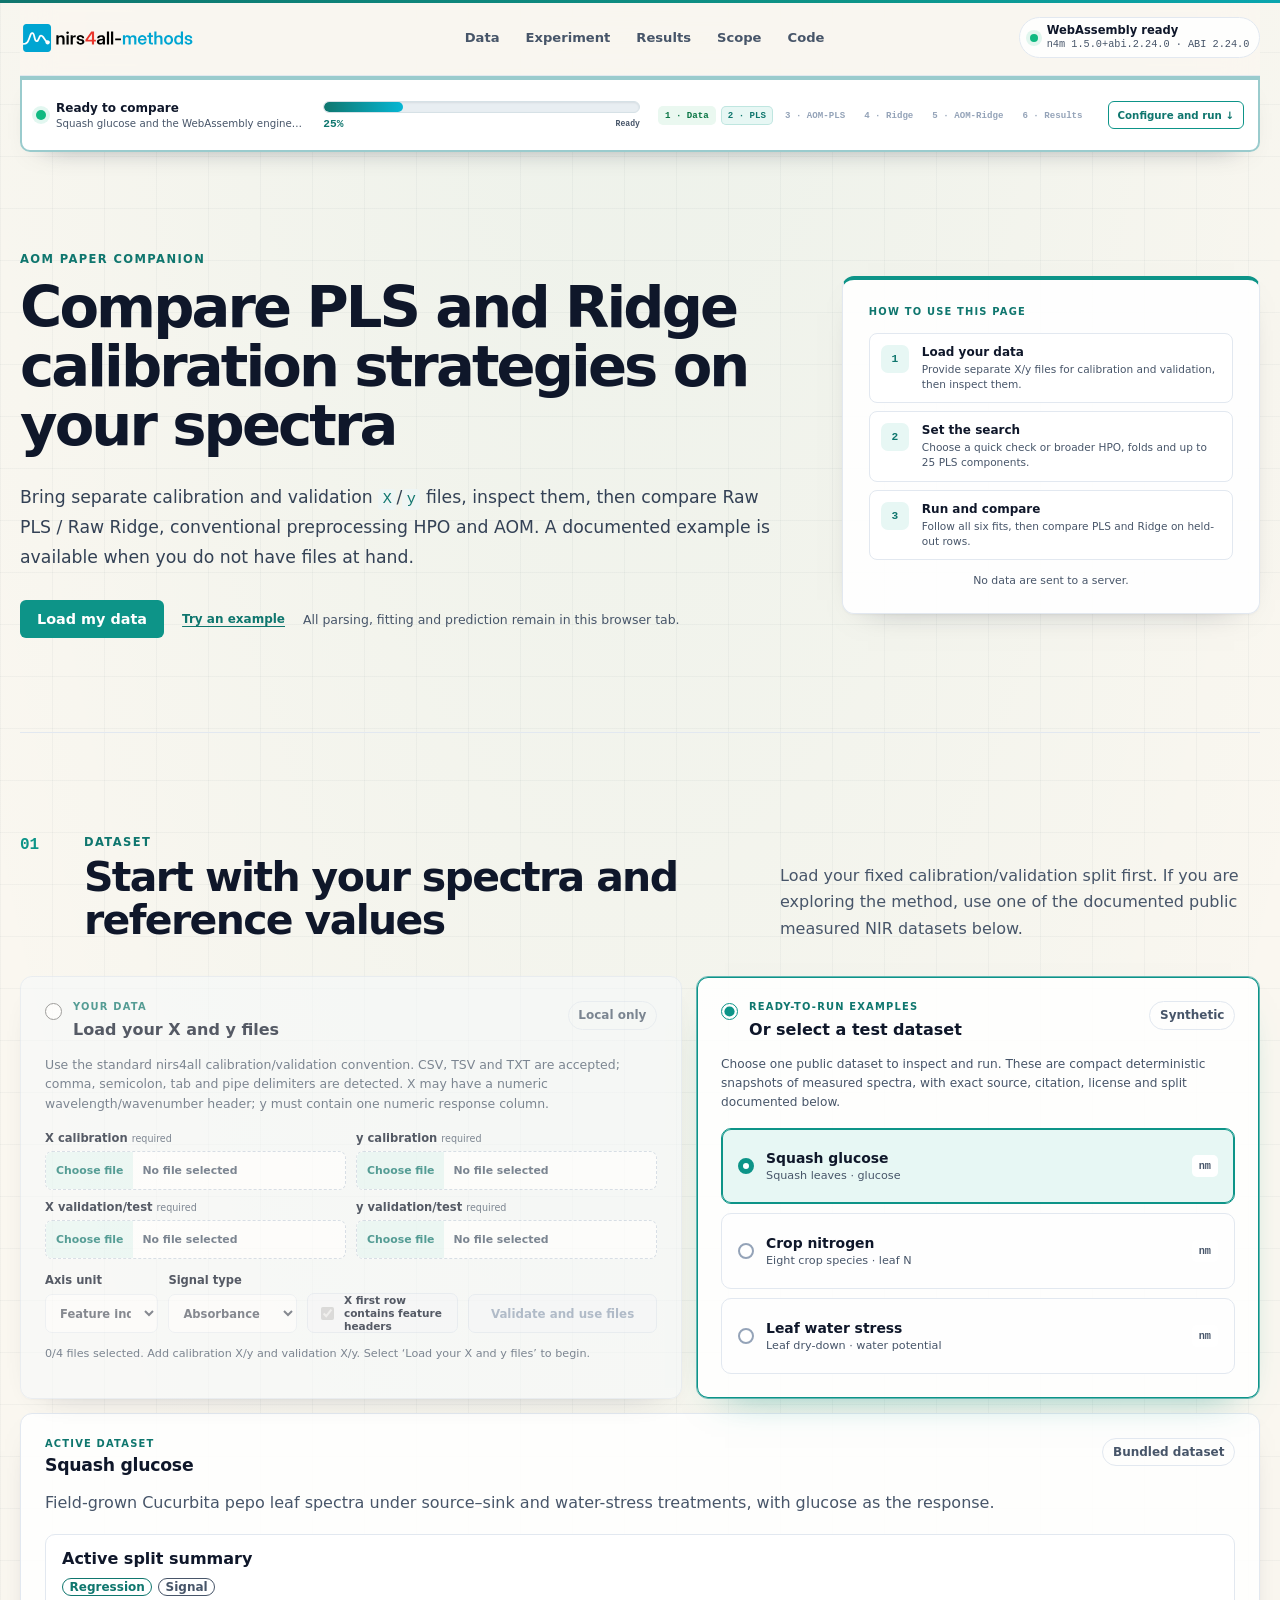
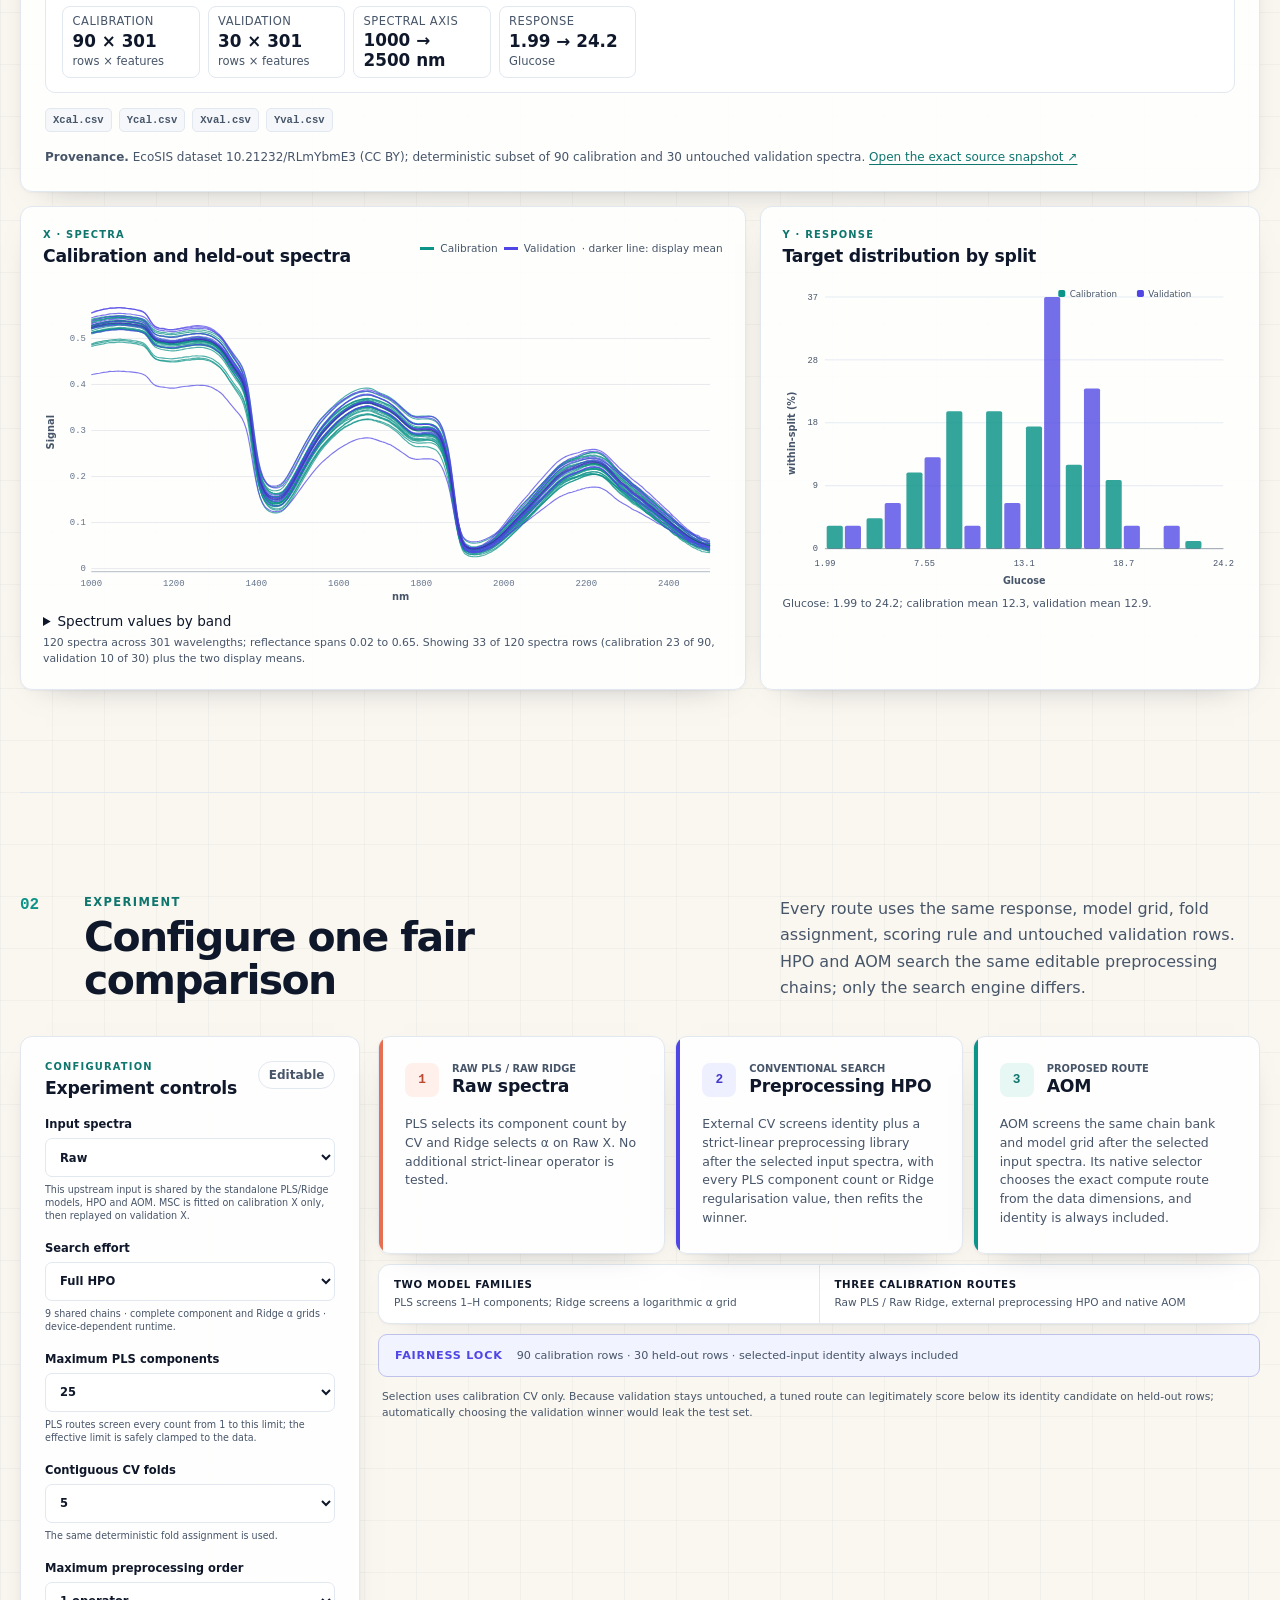
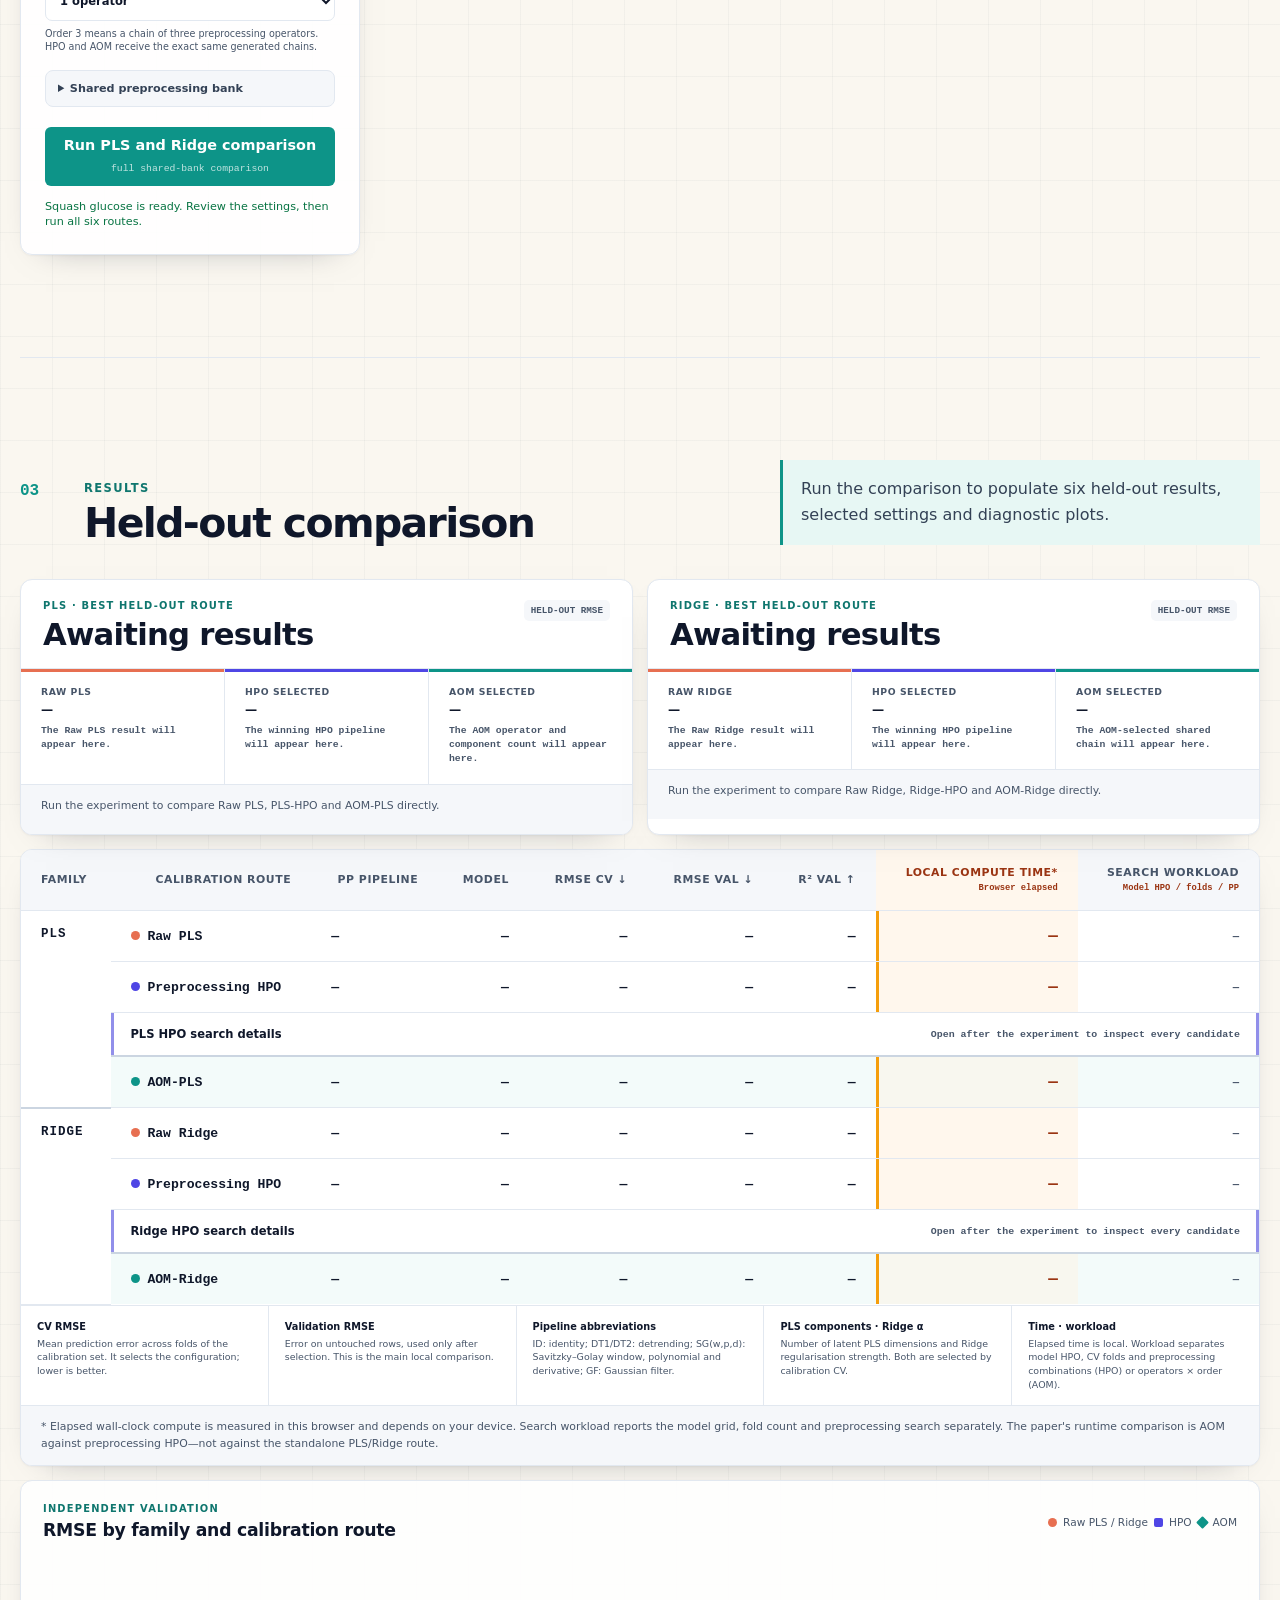
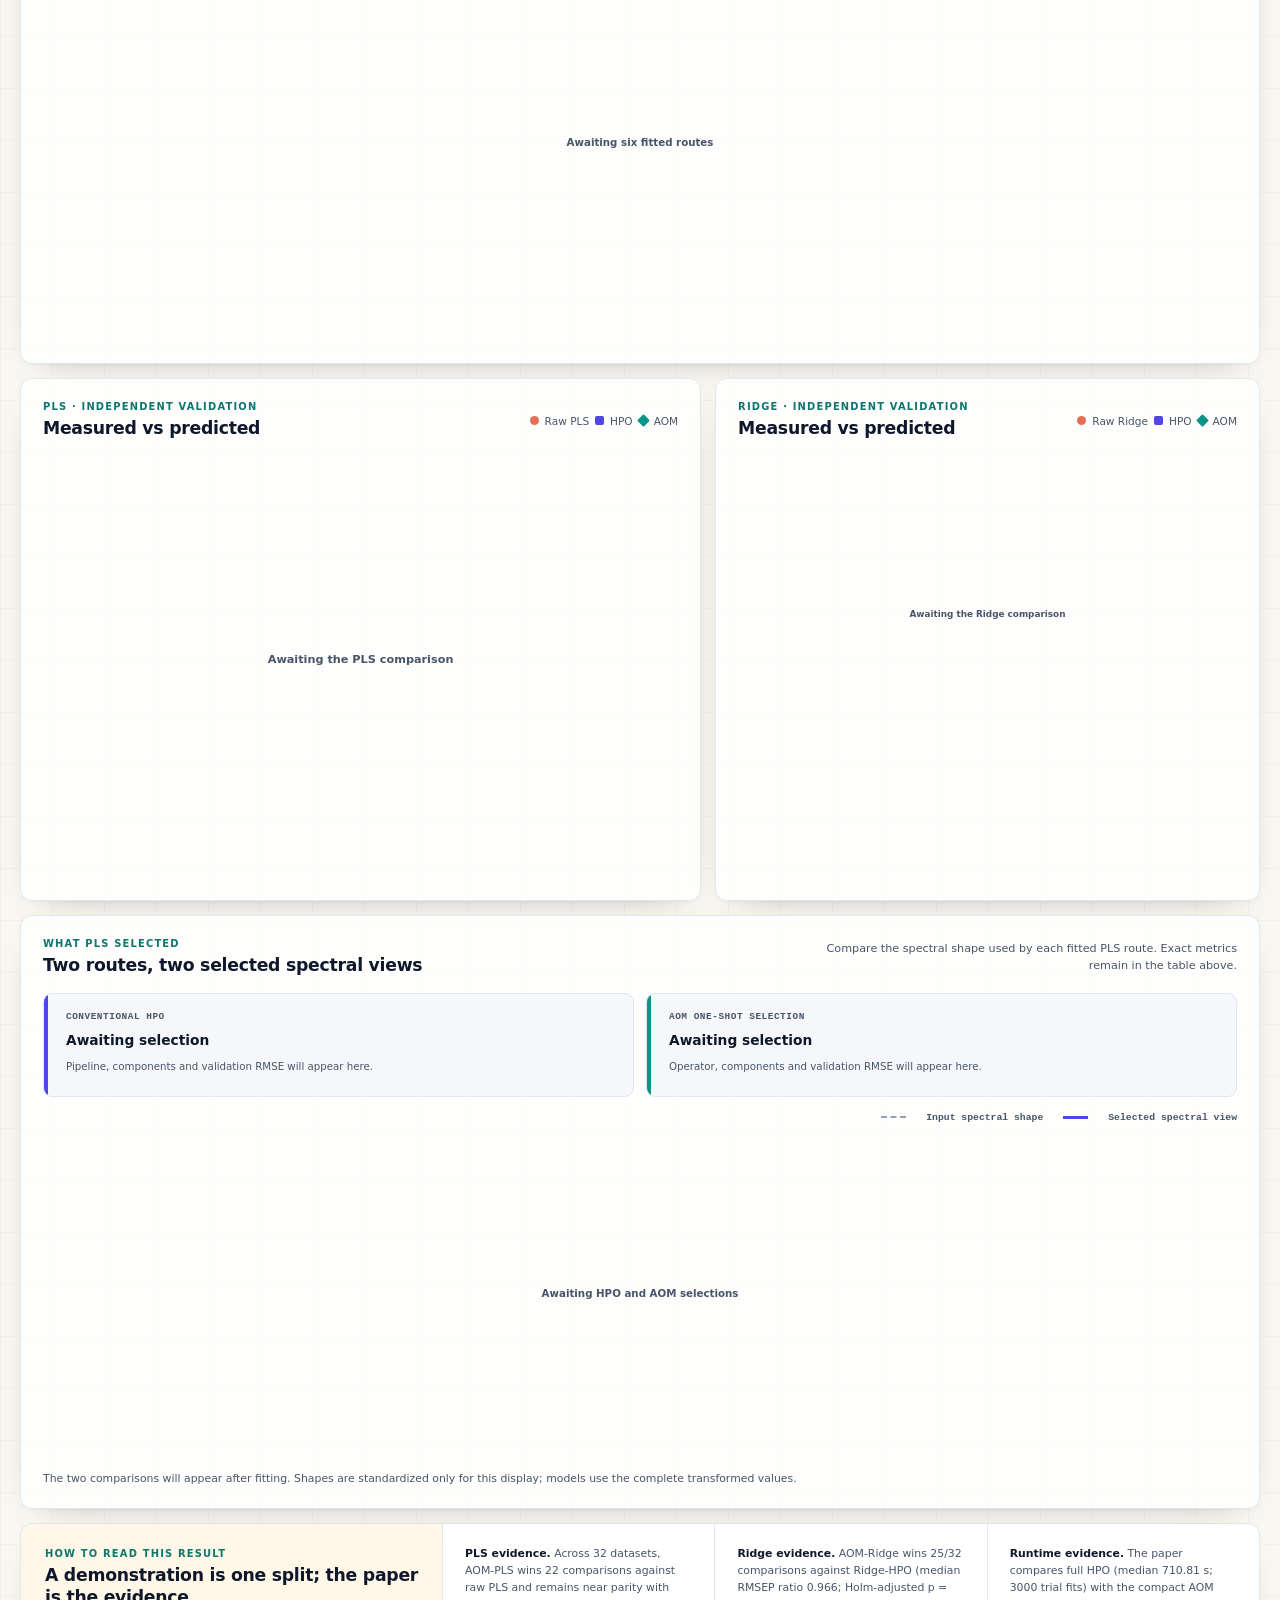
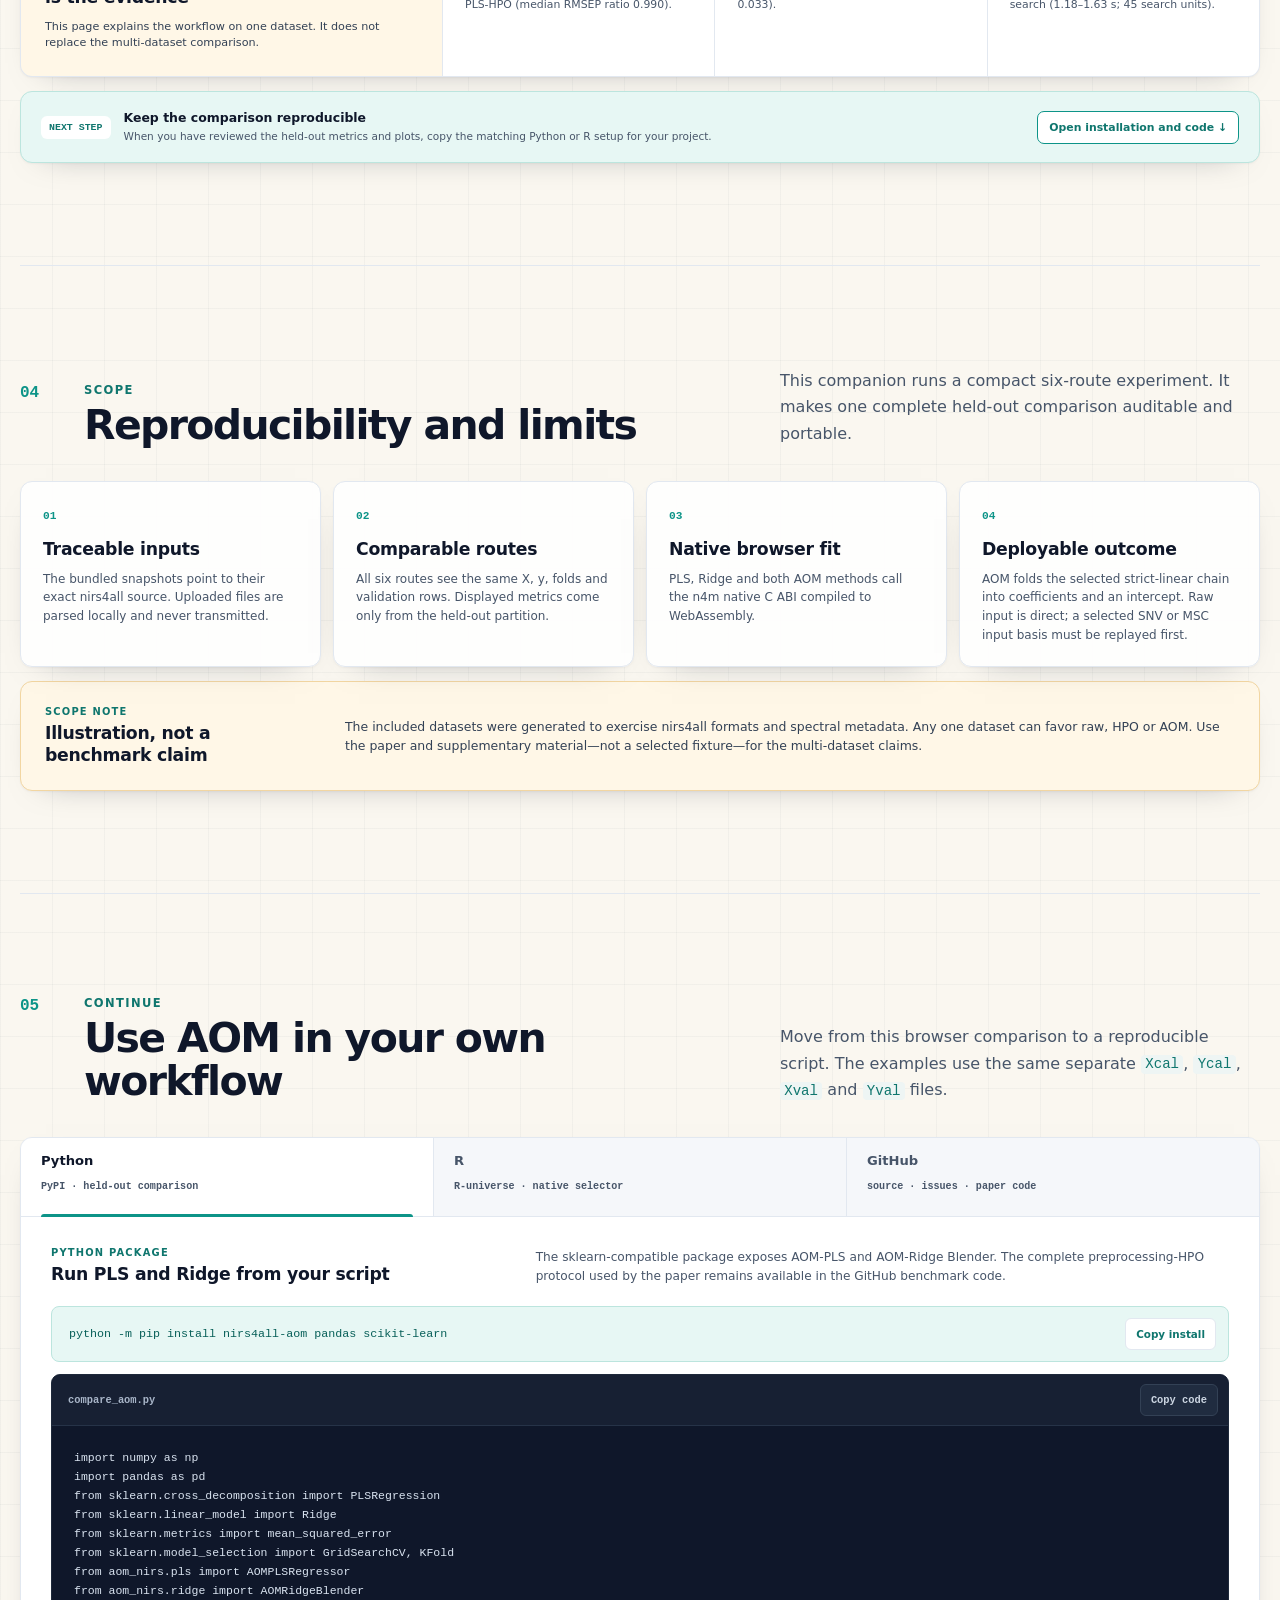
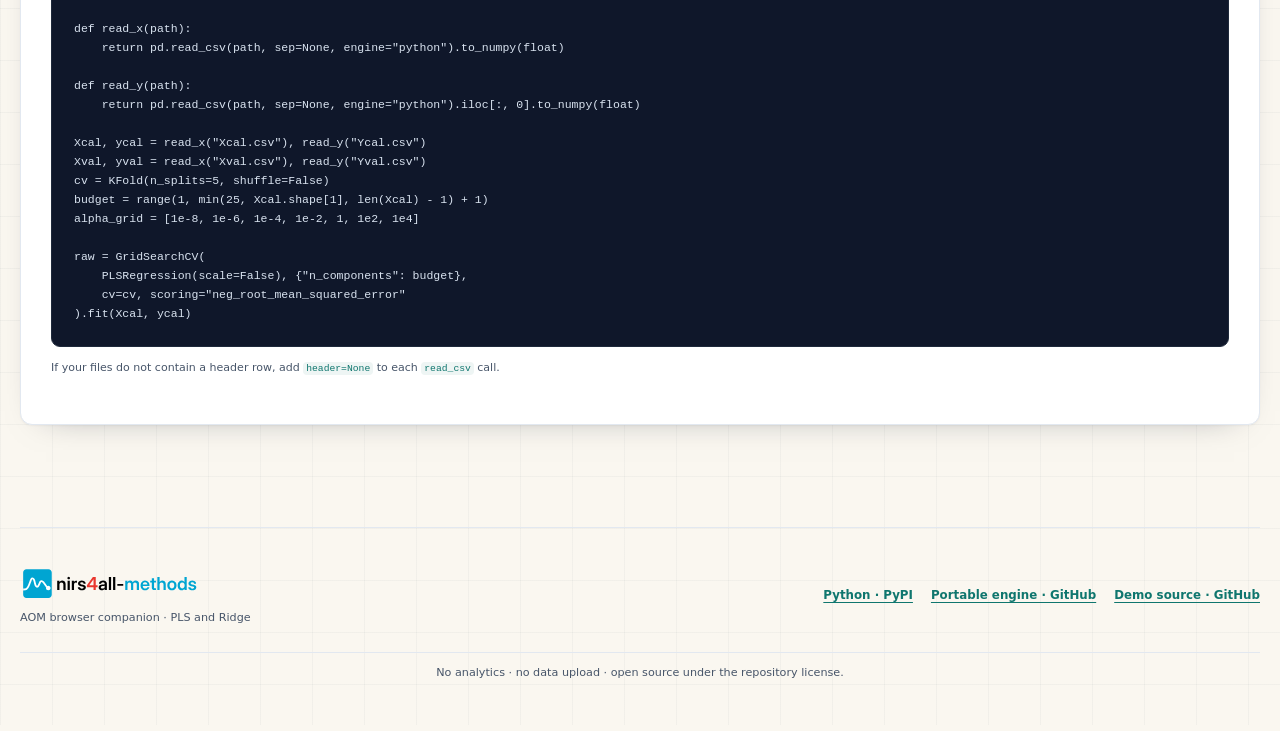
<file: demo/wasm/index.html>
<!doctype html>
<html lang="en">
<head>
  <meta charset="utf-8">
  <meta name="viewport" content="width=device-width, initial-scale=1">
  <meta name="description" content="Load NIR calibration data and compare PLS and Ridge defaults, preprocessing HPO and AOM entirely in WebAssembly.">
  <meta name="theme-color" content="#0d9488">
  <title>AOM · interactive paper companion</title>
  <link rel="icon" href="assets/nirs4all-ui/brands/nirs4all-formats/icon.svg" type="image/svg+xml">
  <link rel="stylesheet" href="assets/nirs4all-ui/styles/nirs4all-default.css">
  <link rel="stylesheet" href="assets/nirs4all-ui/viz.css">
  <link rel="stylesheet" href="assets/nirs4all-ui/browser/browser.css">
  <link rel="stylesheet" href="styles.css">
</head>
<body class="n4-app n4-spectral-canvas">
  <div class="n4-spectrum-strip" aria-hidden="true"></div>
  <header class="site-header">
    <a class="brand" href="https://github.com/GBeurier/nirs4all-methods" aria-label="nirs4all-methods repository">
      <img src="assets/nirs4all-ui/brands/nirs4all-methods/horizontal.svg" alt="nirs4all-methods">
    </a>
    <nav aria-label="Page sections">
      <a href="#data">Data</a>
      <a href="#experiment">Experiment</a>
      <a href="#results">Results</a>
      <a href="#reproduce">Scope</a>
      <a href="#continue">Code</a>
    </nav>
    <div class="runtime n4-badge" aria-live="polite">
      <span id="runtime-dot" class="runtime-dot loading" aria-hidden="true"></span>
      <span><strong id="runtime-status">Loading WASM</strong><small id="runtime-version">n4m engine</small></span>
    </div>
  </header>

  <section id="activity" class="activity-strip" data-state="loading">
    <div class="activity-status">
      <span id="activity-dot" class="activity-dot" aria-hidden="true"></span>
      <div><strong id="activity-title">Initialising the demonstration</strong><small id="activity-detail">Loading the dataset description…</small></div>
    </div>
    <div class="activity-progress-stack">
      <div id="activity-progress" class="activity-progress" role="progressbar" aria-label="Experiment progress" aria-valuemin="0" aria-valuemax="100" aria-valuenow="5">
        <span id="activity-progress-bar" style="width: 5%"></span>
      </div>
      <div class="activity-progress-meta"><strong id="activity-percent">5%</strong><small id="activity-time">Loading…</small></div>
    </div>
    <ol class="activity-phases" aria-label="Experiment stages">
      <li data-phase="data">1 · Data</li><li data-phase="pls">2 · PLS</li><li data-phase="aom-pls">3 · AOM-PLS</li><li data-phase="ridge">4 · Ridge</li><li data-phase="aom-ridge">5 · AOM-Ridge</li><li data-phase="results">6 · Results</li>
    </ol>
    <a id="activity-action" href="#results" hidden>View results ↓</a>
    <p id="activity-announcement" class="sr-only" role="status" aria-live="polite" aria-atomic="true">Initialising the demonstration.</p>
  </section>

  <main>
    <section class="hero" aria-labelledby="page-title">
      <div>
        <p class="kicker">AOM paper companion</p>
        <h1 id="page-title">Compare PLS and Ridge calibration strategies on your spectra</h1>
        <p class="hero-copy">Bring separate calibration and validation <code>X</code>/<code>y</code> files, inspect them, then compare Raw PLS / Raw Ridge, conventional preprocessing HPO and AOM. A documented example is available when you do not have files at hand.</p>
        <div class="hero-actions">
          <a class="n4-button" href="#upload-card">Load my data</a>
          <a class="text-action" href="#bundled-datasets">Try an example</a>
          <span>All parsing, fitting and prediction remain in this browser tab.</span>
        </div>
      </div>
      <aside class="protocol-card n4-surface" aria-label="How to use the demonstration">
        <p class="overline">How to use this page</p>
        <ol class="workflow-overview">
          <li><span>1</span><div><strong>Load your data</strong><small>Provide separate X/y files for calibration and validation, then inspect them.</small></div></li>
          <li><span>2</span><div><strong>Set the search</strong><small>Choose a quick check or broader HPO, folds and up to 25 PLS components.</small></div></li>
          <li><span>3</span><div><strong>Run and compare</strong><small>Follow all six fits, then compare PLS and Ridge on held-out rows.</small></div></li>
        </ol>
        <p class="privacy-note">No data are sent to a server.</p>
      </aside>
    </section>

    <section id="data" class="section-block" aria-labelledby="data-title">
      <div class="section-heading">
        <div><span class="section-number">01</span><p class="kicker">Dataset</p><h2 id="data-title">Start with your spectra and reference values</h2></div>
        <p>Load your fixed calibration/validation split first. If you are exploring the method, use one of the documented public measured NIR datasets below.</p>
      </div>

      <div class="source-choice-layout" aria-label="Choose one dataset source">
        <article id="upload-card" class="source-card upload-card n4-surface" data-source="upload">
          <div class="source-heading">
            <label class="source-selector" for="source-upload">
              <input id="source-upload" type="radio" name="dataset-source" value="upload">
              <span><span class="overline">Your data</span><strong>Load your X and y files</strong></span>
            </label>
            <span class="n4-badge">Local only</span>
          </div>
          <div class="upload-body">
            <p>Use the standard nirs4all calibration/validation convention. CSV, TSV and TXT are accepted; comma, semicolon, tab and pipe delimiters are detected. X may have a numeric wavelength/wavenumber header; y must contain one numeric response column.</p>
            <div class="upload-grid">
              <label><span>X calibration <small>required</small></span><span class="file-picker"><span class="file-picker-button">Choose file</span><span id="x-cal-file-name" class="file-picker-name">No file selected</span></span><input id="x-cal-file" class="sr-only file-input" type="file" accept=".csv,.tsv,.txt,text/csv,text/tab-separated-values"></label>
              <label><span>y calibration <small>required</small></span><span class="file-picker"><span class="file-picker-button">Choose file</span><span id="y-cal-file-name" class="file-picker-name">No file selected</span></span><input id="y-cal-file" class="sr-only file-input" type="file" accept=".csv,.tsv,.txt,text/csv,text/tab-separated-values"></label>
              <label><span>X validation/test <small>required</small></span><span class="file-picker"><span class="file-picker-button">Choose file</span><span id="x-val-file-name" class="file-picker-name">No file selected</span></span><input id="x-val-file" class="sr-only file-input" type="file" accept=".csv,.tsv,.txt,text/csv,text/tab-separated-values"></label>
              <label><span>y validation/test <small>required</small></span><span class="file-picker"><span class="file-picker-button">Choose file</span><span id="y-val-file-name" class="file-picker-name">No file selected</span></span><input id="y-val-file" class="sr-only file-input" type="file" accept=".csv,.tsv,.txt,text/csv,text/tab-separated-values"></label>
            </div>
            <div class="upload-options">
              <label>Axis unit<select id="upload-unit"><option value="index">Feature index</option><option value="nm">nm</option><option value="cm-1">cm⁻¹</option></select></label>
              <label>Signal type<select id="upload-signal"><option value="absorbance">Absorbance</option><option value="reflectance%">Reflectance %</option><option value="unknown">Other / unknown</option></select></label>
              <label class="header-option"><input id="upload-header" type="checkbox" checked> X first row contains feature headers</label>
              <button id="load-upload" class="secondary-button" type="button" disabled>Validate and use files</button>
            </div>
            <p id="upload-status" class="form-status" aria-live="polite">Select the four files above. Files never leave your device.</p>
          </div>
        </article>

        <article id="bundled-datasets" class="source-card bundled-card n4-surface" data-source="bundled">
          <div class="source-heading">
            <label class="source-selector" for="source-bundled">
              <input id="source-bundled" type="radio" name="dataset-source" value="bundled" checked>
              <span><span class="overline">Ready-to-run examples</span><strong>Or select a test dataset</strong></span>
            </label>
            <span class="n4-badge">Synthetic</span>
          </div>
          <p>Choose one public dataset to inspect and run. These are compact deterministic snapshots of measured spectra, with exact source, citation, license and split documented below.</p>
          <div id="dataset-options" class="dataset-options" role="radiogroup" aria-label="Test datasets"></div>
        </article>
      </div>

      <article class="dataset-detail n4-surface">
          <div class="card-head">
            <div><p class="overline">Active dataset</p><h3 id="dataset-name">Loading…</h3></div>
            <span id="dataset-kind" class="n4-badge">Public measured data</span>
          </div>
          <p id="dataset-description" class="muted"></p>
          <div id="dataset-preview" class="dataset-preview"></div>
          <div class="file-contract">
            <span>Xcal.csv</span><span>Ycal.csv</span><span>Xval.csv</span><span>Yval.csv</span>
          </div>
          <p class="provenance"><strong>Provenance.</strong> <span id="dataset-provenance"></span> <a id="dataset-source-link" href="#" target="_blank" rel="noreferrer">Open the exact source snapshot ↗</a></p>
      </article>

      <div class="inspection-grid">
        <article class="chart-panel n4-surface">
          <div class="chart-title"><div><p class="overline">X · spectra</p><h3>Calibration and held-out spectra</h3></div><div id="spectra-legend" class="legend"><span class="legend-key train"></span>Calibration <span class="legend-key test"></span>Validation<span class="legend-note">· darker line: display mean</span></div></div>
          <div id="spectra-explorer" class="spectra-explorer"></div>
          <p id="spectra-mode-note" class="chart-footnote" hidden></p>
          <svg id="spectra-chart" hidden class="n4viz" viewBox="0 0 760 360" role="img" aria-label="Spectra in the calibration and validation partitions" aria-describedby="spectra-summary"></svg>
          <p id="spectra-summary" class="chart-footnote">A concise spectral summary will appear with the dataset.</p>
        </article>
        <article class="chart-panel n4-surface">
          <div class="chart-title"><div><p class="overline">y · response</p><h3>Target distribution by split</h3></div></div>
          <svg id="target-chart" class="n4viz" viewBox="0 0 520 360" role="img" aria-label="Target distributions in calibration and validation partitions" aria-describedby="target-summary"></svg>
          <p id="target-summary" class="chart-footnote">A concise target summary will appear with the dataset.</p>
        </article>
      </div>
    </section>

    <section id="experiment" class="section-block" aria-labelledby="experiment-title">
      <div class="section-heading">
        <div><span class="section-number">02</span><p class="kicker">Experiment</p><h2 id="experiment-title">Configure one fair comparison</h2></div>
        <p>Every route uses the same response, model grid, fold assignment, scoring rule and untouched validation rows. HPO and AOM search the same editable preprocessing chains; only the search engine differs.</p>
      </div>

      <div class="experiment-layout">
        <aside class="config-card n4-surface">
          <div class="card-head"><div><p class="overline">Configuration</p><h3>Experiment controls</h3></div><span class="n4-badge">Editable</span></div>
          <label class="field">Input spectra
            <select id="input-basis"><option value="raw" selected>Raw</option><option value="snv">SNV</option><option value="msc">MSC</option></select>
            <small>This upstream input is shared by the standalone PLS/Ridge models, HPO and AOM. MSC is fitted on calibration X only, then replayed on validation X.</small>
          </label>
          <label class="field">Search effort
            <select id="search-depth"><option value="quick">Quick check</option><option value="full" selected>Full HPO</option></select>
            <small id="search-depth-note">Broad preprocessing library evaluated on the exact same folds and score as Raw PLS / Raw Ridge and AOM.</small>
          </label>
          <label class="field">Maximum PLS components
            <select id="components"><option>5</option><option>10</option><option>15</option><option>20</option><option selected>25</option></select>
            <small>PLS routes screen every count from 1 to this limit; the effective limit is safely clamped to the data.</small>
          </label>
          <label class="field">Contiguous CV folds
            <select id="folds"><option>3</option><option selected>5</option><option>6</option><option>8</option></select>
            <small>The same deterministic fold assignment is used.</small>
          </label>
          <label class="field">Maximum preprocessing order
            <select id="preprocessing-order"><option value="1" selected>1 operator</option><option value="2">Up to 2 operators</option><option value="3">Up to 3 operators</option></select>
            <small>Order 3 means a chain of three preprocessing operators. HPO and AOM receive the exact same generated chains.</small>
          </label>
          <details class="config-details">
            <summary>Shared preprocessing bank</summary>
            <fieldset>
              <legend>Strict-linear preprocessing available to both HPO and AOM</legend>
              <div id="operator-controls" class="operator-controls"></div>
            </fieldset>
            <p id="shared-bank-summary">Identity is always included after the selected input spectra. Select preprocessing operators to build the common search bank.</p>
          </details>
          <button id="run" class="n4-button run-button" type="button" disabled><span>Run PLS and Ridge comparison</span><small id="run-search-summary">full protocol-matched HPO</small></button>
          <p id="run-note" class="form-status" aria-live="polite">Loading the data and WebAssembly engine.</p>
        </aside>

        <div class="routes">
          <div class="route-matrix">
            <article class="route-card baseline n4-surface">
              <div class="route-label"><span>1</span><div><p id="reference-route-label">Raw PLS / Raw Ridge</p><h3 id="reference-route-title">Raw spectra</h3></div></div>
              <p id="reference-route-copy">PLS selects its component count by CV and Ridge selects α on raw X. No additional strict-linear operator is tested.</p>
            </article>
            <article class="route-card hpo n4-surface">
              <div class="route-label"><span>2</span><div><p>Conventional search</p><h3>Preprocessing HPO</h3></div></div>
              <p>External CV screens identity plus a strict-linear preprocessing library after the selected input spectra, with every PLS component count or Ridge regularisation value, then refits the winner.</p>
            </article>
            <article class="route-card adaptive n4-surface">
              <div class="route-label"><span>3</span><div><p>Proposed route</p><h3>AOM</h3></div></div>
              <p>AOM screens the same chain bank and model grid after the selected input spectra. Its native selector chooses the exact compute route from the data dimensions, and identity is always included.</p>
            </article>
          </div>
          <div class="comparison-definition n4-surface">
            <div><strong>Two model families</strong><span>PLS screens 1–H components; Ridge screens a logarithmic α grid</span></div>
            <div><strong>Three calibration routes</strong><span id="baseline-route-summary">Raw PLS / Raw Ridge, external preprocessing HPO and native AOM</span></div>
          </div>
          <div class="fairness-strip"><strong>Fairness lock</strong><span id="fairness-text">Same calibration rows · same held-out rows · same fold assignment · same pooled out-of-fold RMSE</span></div>
          <p class="selection-note">Selection uses calibration CV only. Because validation stays untouched, a tuned route can legitimately score below its identity candidate on held-out rows; automatically choosing the validation winner would leak the test set.</p>
        </div>
      </div>
    </section>

    <section id="results" class="section-block" aria-labelledby="results-title">
      <div class="section-heading results-heading">
        <div><span class="section-number">03</span><p class="kicker">Results</p><h2 id="results-title">Held-out comparison</h2></div>
        <p id="result-summary">Run the comparison to populate six held-out results, selected settings and diagnostic plots.</p>
      </div>

      <div class="verdict-grid">
        <article class="verdict-card n4-surface">
          <div class="verdict-head"><div><p class="overline">PLS · best held-out route</p><strong id="rmse-delta">Awaiting results</strong></div><span>Held-out RMSE</span></div>
          <div class="verdict-selections">
            <div class="raw-selection"><span id="pls-baseline-label">Raw PLS</span><strong id="pls-raw-card">—</strong><small id="pls-raw-card-detail">The Raw PLS result will appear here.</small></div>
            <div class="hpo-selection"><span>HPO selected</span><strong id="pls-hpo-card">—</strong><small id="pls-hpo-card-detail">The winning HPO pipeline will appear here.</small></div>
            <div class="aom-selection"><span>AOM selected</span><strong id="operator">—</strong><small id="operator-detail">The AOM operator will appear here.</small></div>
          </div>
          <p id="delta-detail">Run the experiment to compare Raw PLS, PLS-HPO and AOM-PLS directly.</p>
        </article>
        <article class="verdict-card n4-surface">
          <div class="verdict-head"><div><p class="overline">Ridge · best held-out route</p><strong id="ridge-rmse-delta">Awaiting results</strong></div><span>Held-out RMSE</span></div>
          <div class="verdict-selections">
            <div class="raw-selection"><span id="ridge-baseline-label">Raw Ridge</span><strong id="ridge-raw-card">—</strong><small id="ridge-raw-card-detail">The Raw Ridge result will appear here.</small></div>
            <div class="hpo-selection"><span>HPO selected</span><strong id="ridge-hpo-card">—</strong><small id="ridge-hpo-card-detail">The winning HPO pipeline will appear here.</small></div>
            <div class="aom-selection"><span>AOM selected</span><strong id="ridge-aom-card">—</strong><small id="ridge-aom-card-detail">The AOM-selected shared chain will appear here.</small></div>
          </div>
          <p id="ridge-delta-detail">Run the experiment to compare Raw Ridge, Ridge-HPO and AOM-Ridge directly.</p>
        </article>
      </div>

      <div class="results-table-wrap n4-surface">
        <table class="results-table method-results">
          <thead><tr><th scope="col">Family</th><th scope="col">Calibration route</th><th scope="col">PP pipeline</th><th scope="col">Model</th><th scope="col">RMSE CV ↓</th><th scope="col">RMSE VAL ↓</th><th scope="col">R² VAL ↑</th><th scope="col" class="compute-time-heading">Local compute time*<small>Browser elapsed</small></th><th scope="col">Search workload<small>Model HPO / folds / PP</small></th></tr></thead>
          <tbody>
            <tr data-family="pls"><th scope="rowgroup" rowspan="4">PLS</th><td><span class="method-dot baseline"></span><span id="pls-default-route">Raw PLS</span></td><td id="pls-default-selection">—</td><td id="pls-default-model">—</td><td id="pls-default-cv">—</td><td id="pls-default-rmse">—</td><td id="pls-default-r2">—</td><td id="pls-default-time" class="compute-time">—</td><td id="pls-default-workload" class="search-workload">—</td></tr>
            <tr data-family="pls"><td><span class="method-dot hpo"></span>Preprocessing HPO</td><td id="pls-hpo-selection">—</td><td id="pls-hpo-model">—</td><td id="pls-hpo-cv">—</td><td id="pls-hpo-rmse">—</td><td id="pls-hpo-r2">—</td><td id="pls-hpo-time" class="compute-time">—</td><td id="pls-hpo-workload" class="search-workload">—</td></tr>
            <tr class="hpo-detail-row" data-family="pls"><td colspan="8" class="hpo-detail-cell">
              <details class="hpo-result-details">
                <summary><span>PLS HPO search details</span><small id="hpo-pls-search-summary">Open after the experiment to inspect every candidate</small></summary>
                <div class="hpo-detail-grid model-specific">
                  <div><strong>Shared protocol</strong><p id="hpo-pls-protocol-detail">The shared fold plan, scoring rule and parity checks will appear here.</p></div>
                  <div><strong>PLS search</strong><p id="hpo-pls-detail">Component grid and winning preprocessing pipeline.</p></div>
                </div>
                <div class="hpo-score-table-wrap" role="region" aria-label="Complete PLS HPO cross-validation scores" tabindex="0">
                  <table class="hpo-score-table">
                    <caption id="hpo-pls-score-caption">PLS HPO candidates and calibration CV scores.</caption>
                    <thead><tr><th scope="col">Pretreatment</th><th scope="col">PLS components</th><th scope="col">PLS CV RMSE</th><th scope="col">Selected</th></tr></thead>
                    <tbody id="hpo-pls-scores"><tr><td colspan="4">Run the experiment to populate all PLS candidates.</td></tr></tbody>
                  </table>
                </div>
              </details>
            </td></tr>
            <tr data-family="pls" class="aom-row"><td><span class="method-dot adaptive"></span>AOM-PLS</td><td id="aom-pls-selection">—</td><td id="aom-pls-model">—</td><td id="aom-pls-cv">—</td><td id="aom-pls-rmse">—</td><td id="aom-pls-r2">—</td><td id="aom-pls-time" class="compute-time">—</td><td id="aom-pls-workload" class="search-workload">—</td></tr>
          </tbody>
          <tbody>
            <tr data-family="ridge"><th scope="rowgroup" rowspan="4">Ridge</th><td><span class="method-dot baseline"></span><span id="ridge-default-route">Raw Ridge</span></td><td id="ridge-default-selection">—</td><td id="ridge-default-model">—</td><td id="ridge-default-cv">—</td><td id="ridge-default-rmse">—</td><td id="ridge-default-r2">—</td><td id="ridge-default-time" class="compute-time">—</td><td id="ridge-default-workload" class="search-workload">—</td></tr>
            <tr data-family="ridge"><td><span class="method-dot hpo"></span>Preprocessing HPO</td><td id="ridge-hpo-selection">—</td><td id="ridge-hpo-model">—</td><td id="ridge-hpo-cv">—</td><td id="ridge-hpo-rmse">—</td><td id="ridge-hpo-r2">—</td><td id="ridge-hpo-time" class="compute-time">—</td><td id="ridge-hpo-workload" class="search-workload">—</td></tr>
            <tr class="hpo-detail-row" data-family="ridge"><td colspan="8" class="hpo-detail-cell">
              <details class="hpo-result-details">
                <summary><span>Ridge HPO search details</span><small id="hpo-ridge-search-summary">Open after the experiment to inspect every candidate</small></summary>
                <div class="hpo-detail-grid model-specific">
                  <div><strong>Shared protocol</strong><p id="hpo-ridge-protocol-detail">The shared fold plan, scoring rule and parity checks will appear here.</p></div>
                  <div><strong>Ridge search</strong><p id="hpo-ridge-detail">Alpha grid and winning preprocessing pipeline.</p></div>
                </div>
                <div class="hpo-score-table-wrap" role="region" aria-label="Complete Ridge HPO cross-validation scores" tabindex="0">
                  <table class="hpo-score-table">
                    <caption id="hpo-ridge-score-caption">Ridge HPO candidates and calibration CV scores.</caption>
                    <thead><tr><th scope="col">Pretreatment</th><th scope="col">Ridge α</th><th scope="col">Ridge CV RMSE</th><th scope="col">Selected</th></tr></thead>
                    <tbody id="hpo-ridge-scores"><tr><td colspan="4">Run the experiment to populate all Ridge candidates.</td></tr></tbody>
                  </table>
                </div>
              </details>
            </td></tr>
            <tr data-family="ridge" class="aom-row"><td><span class="method-dot adaptive"></span>AOM-Ridge</td><td id="aom-ridge-selection">—</td><td id="aom-ridge-model">—</td><td id="aom-ridge-cv">—</td><td id="aom-ridge-rmse">—</td><td id="aom-ridge-r2">—</td><td id="aom-ridge-time" class="compute-time">—</td><td id="aom-ridge-workload" class="search-workload">—</td></tr>
          </tbody>
        </table>
        <div class="results-reading-guide" aria-label="How to read the model settings and scores">
          <div><strong>CV RMSE</strong><span>Mean prediction error across folds of the calibration set. It selects the configuration; lower is better.</span></div>
          <div><strong>Validation RMSE</strong><span>Error on untouched rows, used only after selection. This is the main local comparison.</span></div>
          <div><strong>Pipeline abbreviations</strong><span>ID: identity; DT1/DT2: detrending; SG(w,p,d): Savitzky–Golay window, polynomial and derivative; GF: Gaussian filter.</span></div>
          <div><strong>PLS components · Ridge α</strong><span>Number of latent PLS dimensions and Ridge regularisation strength. Both are selected by calibration CV.</span></div>
          <div><strong>Time · workload</strong><span>Elapsed time is local. Workload separates model HPO, CV folds and preprocessing combinations (HPO) or operators × order (AOM).</span></div>
        </div>
        <p class="table-note">* Elapsed wall-clock compute is measured in this browser and depends on your device. Search workload reports the model grid, fold count and preprocessing search separately. The paper's runtime comparison is AOM against preprocessing HPO—not against the standalone PLS/Ridge route.</p>
      </div>

      <div class="diagnostic-grid">
        <article class="chart-panel performance-panel n4-surface">
          <div class="chart-title"><div><p class="overline">Independent validation</p><h3>RMSE by family and calibration route</h3></div><div class="legend"><span class="legend-key baseline"></span><span id="rmse-baseline-legend">Raw PLS / Ridge</span> <span class="legend-key hpo"></span>HPO <span class="legend-key aom"></span>AOM</div></div>
          <svg id="rmse-chart" class="n4viz" viewBox="0 0 1280 420" role="img" aria-label="Validation RMSE for six PLS and Ridge calibration routes" aria-describedby="result-summary"></svg>
        </article>
        <article class="chart-panel prediction-panel n4-surface">
          <div class="chart-title"><div><p class="overline">PLS · independent validation</p><h3>Measured vs predicted</h3></div><div class="legend"><span class="legend-key baseline"></span><span id="pls-baseline-legend">Raw PLS</span> <span class="legend-key hpo"></span>HPO <span class="legend-key aom"></span>AOM</div></div>
          <svg id="pls-prediction-chart" class="n4viz" viewBox="0 0 620 420" role="img" aria-label="Measured versus predicted PLS responses" aria-describedby="result-summary"></svg>
        </article>
        <article class="chart-panel prediction-panel n4-surface">
          <div class="chart-title"><div><p class="overline">Ridge · independent validation</p><h3>Measured vs predicted</h3></div><div class="legend"><span class="legend-key baseline"></span><span id="ridge-baseline-legend">Raw Ridge</span> <span class="legend-key hpo"></span>HPO <span class="legend-key aom"></span>AOM</div></div>
          <svg id="ridge-prediction-chart" class="n4viz" viewBox="0 0 620 420" role="img" aria-label="Measured versus predicted Ridge responses" aria-describedby="result-summary"></svg>
        </article>
        <article class="chart-panel selection-panel n4-surface">
          <div class="chart-title selection-title">
            <div><p class="overline">What PLS selected</p><h3 id="operator-preview-title">Two routes, two selected spectral views</h3></div>
            <p>Compare the spectral shape used by each fitted PLS route. Exact metrics remain in the table above.</p>
          </div>
          <div class="selection-summary" aria-label="Selected PLS pretreatments">
            <div class="selection-route hpo-route"><span>Conventional HPO</span><strong id="pretreatment-hpo-name">Awaiting selection</strong><small id="pretreatment-hpo-setting">Pipeline, components and validation RMSE will appear here.</small></div>
            <div class="selection-route aom-route"><span>AOM one-shot selection</span><strong id="pretreatment-aom-name">Awaiting selection</strong><small id="pretreatment-aom-setting">Operator, components and validation RMSE will appear here.</small></div>
          </div>
          <div class="selection-legend" aria-hidden="true"><span class="raw-shape-key"></span>Input spectral shape <span class="selected-shape-key"></span>Selected spectral view</div>
          <svg id="operator-chart" class="n4viz" viewBox="0 0 1280 360" role="img" aria-label="Standardized input spectral shape compared with the HPO-selected and AOM-selected spectral views" aria-describedby="operator-explanation"></svg>
          <p id="operator-explanation" class="chart-footnote">The two comparisons will appear after fitting. Shapes are standardized only for this display; models use the complete transformed values.</p>
        </article>
      </div>
      <div class="paper-context n4-surface">
        <div class="paper-context-lead"><p class="overline">How to read this result</p><h3>A demonstration is one split; the paper is the evidence</h3><p>This page explains the workflow on one dataset. It does not replace the multi-dataset comparison.</p></div>
        <div class="paper-evidence">
          <p><strong>PLS evidence.</strong> Across 32 datasets, AOM-PLS wins 22 comparisons against raw PLS and remains near parity with PLS-HPO (median RMSEP ratio 0.990).</p>
          <p><strong>Ridge evidence.</strong> AOM-Ridge wins 25/32 comparisons against Ridge-HPO (median RMSEP ratio 0.966; Holm-adjusted p = 0.033).</p>
          <p><strong>Runtime evidence.</strong> The paper compares full HPO (median 710.81 s; 3000 trial fits) with the compact AOM search (1.18–1.63 s; 45 search units).</p>
        </div>
      </div>
      <div class="guided-next n4-surface">
        <div><span>Next step</span><strong>Keep the comparison reproducible</strong><small>When you have reviewed the held-out metrics and plots, copy the matching Python or R setup for your project.</small></div>
        <a href="#continue">Open installation and code ↓</a>
      </div>
    </section>

    <section id="reproduce" class="section-block reproduce" aria-labelledby="reproduce-title">
      <div class="section-heading">
        <div><span class="section-number">04</span><p class="kicker">Scope</p><h2 id="reproduce-title">Reproducibility and limits</h2></div>
        <p>This companion runs a compact six-route experiment. It makes one complete held-out comparison auditable and portable.</p>
      </div>
      <div class="audit-grid">
        <article class="n4-surface"><span>01</span><h3>Traceable inputs</h3><p>The bundled snapshots point to their exact nirs4all source. Uploaded files are parsed locally and never transmitted.</p></article>
        <article class="n4-surface"><span>02</span><h3>Comparable routes</h3><p>All six routes see the same X, y, folds and validation rows. Displayed metrics come only from the held-out partition.</p></article>
        <article class="n4-surface"><span>03</span><h3>Native browser fit</h3><p>PLS, Ridge and both AOM methods call the n4m native C ABI compiled to WebAssembly.</p></article>
        <article class="n4-surface"><span>04</span><h3>Deployable outcome</h3><p>AOM folds the selected strict-linear chain into coefficients and an intercept. Raw input is direct; a selected SNV or MSC input basis must be replayed first.</p></article>
      </div>
      <div class="technical-note n4-surface">
        <div><p class="overline">Scope note</p><h3>Illustration, not a benchmark claim</h3></div>
        <p>The included datasets were generated to exercise nirs4all formats and spectral metadata. Any one dataset can favor raw, HPO or AOM. Use the paper and supplementary material—not a selected fixture—for the multi-dataset claims.</p>
      </div>
    </section>

    <section id="continue" class="section-block continue" aria-labelledby="continue-title">
      <div class="section-heading">
        <div><span class="section-number">05</span><p class="kicker">Continue</p><h2 id="continue-title">Use AOM in your own workflow</h2></div>
        <p>Move from this browser comparison to a reproducible script. The examples use the same separate <code>Xcal</code>, <code>Ycal</code>, <code>Xval</code> and <code>Yval</code> files.</p>
      </div>

      <div class="code-workbench n4-surface">
        <div class="code-tabs" role="tablist" aria-label="Installation and code examples">
          <button id="tab-python" role="tab" aria-selected="true" aria-controls="panel-python" tabindex="0" type="button"><span>Python</span><small>PyPI · held-out comparison</small></button>
          <button id="tab-r" role="tab" aria-selected="false" aria-controls="panel-r" tabindex="-1" type="button"><span>R</span><small>R-universe · native selector</small></button>
          <button id="tab-source" role="tab" aria-selected="false" aria-controls="panel-source" tabindex="-1" type="button"><span>GitHub</span><small>source · issues · paper code</small></button>
        </div>

        <div id="panel-python" class="code-panel" role="tabpanel" aria-labelledby="tab-python">
          <div class="code-intro"><div><p class="overline">Python package</p><h3>Run PLS and Ridge from your script</h3></div><p>The sklearn-compatible package exposes AOM-PLS and AOM-Ridge Blender. The complete preprocessing-HPO protocol used by the paper remains available in the GitHub benchmark code.</p></div>
          <div class="install-row"><code id="python-install">python -m pip install nirs4all-aom pandas scikit-learn</code><button class="copy-button" type="button" data-copy-target="python-install">Copy install</button></div>
          <div class="code-frame">
            <div class="code-frame-head"><span>compare_aom.py</span><button class="copy-button" type="button" data-copy-target="python-code">Copy code</button></div>
            <pre><code id="python-code">import numpy as np
import pandas as pd
from sklearn.cross_decomposition import PLSRegression
from sklearn.linear_model import Ridge
from sklearn.metrics import mean_squared_error
from sklearn.model_selection import GridSearchCV, KFold
from aom_nirs.pls import AOMPLSRegressor
from aom_nirs.ridge import AOMRidgeBlender

def read_x(path):
    return pd.read_csv(path, sep=None, engine="python").to_numpy(float)

def read_y(path):
    return pd.read_csv(path, sep=None, engine="python").iloc[:, 0].to_numpy(float)

Xcal, ycal = read_x("Xcal.csv"), read_y("Ycal.csv")
Xval, yval = read_x("Xval.csv"), read_y("Yval.csv")
cv = KFold(n_splits=5, shuffle=False)
budget = range(1, min(25, Xcal.shape[1], len(Xcal) - 1) + 1)
alpha_grid = [1e-8, 1e-6, 1e-4, 1e-2, 1, 1e2, 1e4]

raw = GridSearchCV(
    PLSRegression(scale=False), {"n_components": budget},
    cv=cv, scoring="neg_root_mean_squared_error"
).fit(Xcal, ycal)

aom = AOMPLSRegressor(
    n_components="auto", max_components=max(budget),
    operator_bank="compact", criterion="cv", cv=5,
    cv_splitter=cv, random_state=0
).fit(Xcal, ycal)

raw_ridge = GridSearchCV(
    Ridge(), {"alpha": alpha_grid}, cv=cv,
    scoring="neg_root_mean_squared_error"
).fit(Xcal, ycal)

aom_ridge = AOMRidgeBlender(
    outer_cv=5, inner_cv=5, outer_cv_kind="kfold",
    regularizer=0.01, random_state=0, n_jobs=-1
).fit(Xcal, ycal)

models = {
    "Raw PLS": raw, "AOM-PLS": aom,
    "Raw Ridge": raw_ridge, "AOM-Ridge": aom_ridge,
}
for name, model in models.items():
    pred = np.asarray(model.predict(Xval)).ravel()
    rmsep = np.sqrt(mean_squared_error(yval, pred))
    print(f"{name:10s} RMSEP = {rmsep:.4g}")

print("AOM operator:", aom.selected_operators_)
print("AOM components:", aom.n_components_)
print("AOM-Ridge weights:", aom_ridge.weights_)</code></pre>
          </div>
          <p class="code-note">If your files do not contain a header row, add <code>header=None</code> to each <code>read_csv</code> call.</p>
        </div>

        <div id="panel-r" class="code-panel" role="tabpanel" aria-labelledby="tab-r" hidden>
          <div class="code-intro"><div><p class="overline">R package</p><h3>Run the native AOM selector</h3></div><p>The current R interface exposes the native calibration fit, operator selection and CV diagnostics. Held-out prediction from the selected original-grid model is currently provided by the browser and Python interfaces.</p></div>
          <div class="install-row"><code id="r-install">install.packages("n4m", repos = c("https://gbeurier.r-universe.dev", getOption("repos")))</code><button class="copy-button" type="button" data-copy-target="r-install">Copy install</button></div>
          <div class="code-frame">
            <div class="code-frame-head"><span>compare_aom.R</span><button class="copy-button" type="button" data-copy-target="r-code">Copy code</button></div>
            <pre><code id="r-code">library(n4m)

read_x &lt;- function(path) as.matrix(read.csv(path, check.names = FALSE))
read_y &lt;- function(path) read.csv(path)[[1L]]

Xcal &lt;- read_x("Xcal.csv")
ycal &lt;- read_y("Ycal.csv")

aom &lt;- aom_pls(
  Xcal, ycal,
	  max_components = 25L,
  n_operators = 9L,
  cv = 5L
)

cat("Selected operator index:", aom$selected_operator_index, "\n")
cat("Selected components:", aom$selected_n_components, "\n")
cat("Calibration CV RMSE:", aom$best_score, "\n")
plot(aom$rmse_curves, type = "l", xlab = "Candidate", ylab = "CV RMSE")</code></pre>
          </div>
          <p class="code-note">For semicolon-delimited decimal-comma files, replace <code>read.csv</code> with <code>read.csv2</code>.</p>
        </div>

        <div id="panel-source" class="code-panel source-panel" role="tabpanel" aria-labelledby="tab-source" hidden>
          <div class="code-intro"><div><p class="overline">Open source</p><h3>Inspect, cite or extend the implementation</h3></div><p>The reference estimator, this demonstration and the portable numerical engine are developed in public repositories.</p></div>
          <div class="repository-grid">
            <a href="https://github.com/GBeurier/nirs4all-aom" target="_blank" rel="noreferrer"><span>Reference implementation</span><strong>nirs4all-aom</strong><small>Python package, paper code and this demo ↗</small></a>
            <a href="https://github.com/GBeurier/nirs4all-methods" target="_blank" rel="noreferrer"><span>Portable engine</span><strong>nirs4all-methods</strong><small>n4m native core, R package and WASM bindings ↗</small></a>
            <a href="https://pypi.org/project/nirs4all-aom/" target="_blank" rel="noreferrer"><span>Released package</span><strong>PyPI</strong><small>Versions and installation metadata ↗</small></a>
            <a href="https://gbeurier.r-universe.dev/n4m" target="_blank" rel="noreferrer"><span>Released package</span><strong>R-universe</strong><small>Binary packages and reference manual ↗</small></a>
          </div>
        </div>
        <p id="copy-status" class="copy-status" role="status" aria-live="polite"></p>
      </div>
    </section>
  </main>

  <footer>
    <div><img src="assets/nirs4all-ui/brands/nirs4all-methods/horizontal.svg" alt="nirs4all-methods"><p>AOM browser companion · PLS and Ridge</p></div>
    <div class="footer-links"><a href="https://pypi.org/project/nirs4all-aom/">Python · PyPI</a><a href="https://github.com/GBeurier/nirs4all-methods">Portable engine · GitHub</a><a href="https://github.com/GBeurier/nirs4all-aom">Demo source · GitHub</a></div>
    <p class="license-note">No analytics · no data upload · open source under the repository license.</p>
  </footer>
  <script src="assets/nirs4all-ui/browser/nirs4all-ui-browser.iife.js"></script>
  <script type="module" src="demo.js"></script>
</body>
</html>
</file>
<file: demo/wasm/assets/nirs4all-ui/styles/nirs4all-default.css>
:root {
  color-scheme: light;
  --n4-color-primary: #0d9488;
  --n4-color-primary-hover: #0f766e;
  --n4-color-cyan: #06b6d4;
  --n4-color-indigo: #4f46e5;
  --n4-color-success: #10b981;
  --n4-color-warning: #d97706;
  --n4-color-danger: #e11d48;
  --n4-color-bg: #faf7f0;
  --n4-color-bg-alt: #f5f7fa;
  --n4-color-surface: #ffffff;
  --n4-color-border: #e2e8f0;
  --n4-color-text: #0f172a;
  --n4-color-muted: #475569;
  --n4-radius: 8px;
  --n4-radius-sm: 6px;
  --n4-shadow: 0 4px 16px -4px rgba(17, 24, 39, .08), 0 2px 4px -2px rgba(17, 24, 39, .04);
  --n4-font-sans: Inter, -apple-system, BlinkMacSystemFont, "Segoe UI", system-ui, sans-serif;
  --n4-font-display: "IBM Plex Sans", Inter, -apple-system, system-ui, sans-serif;
  --n4-font-mono: "JetBrains Mono", "Fira Code", "Cascadia Code", Consolas, monospace;
  --n4-grid-size: 52px;
}

:root[data-theme="dark"],
.n4-theme-dark {
  color-scheme: dark;
  --n4-color-primary: #2dd4bf;
  --n4-color-primary-hover: #5eead4;
  --n4-color-cyan: #22d3ee;
  --n4-color-indigo: #818cf8;
  --n4-color-bg: #0b1220;
  --n4-color-bg-alt: #0d1a2c;
  --n4-color-surface: #10233a;
  --n4-color-border: rgba(255, 255, 255, .12);
  --n4-color-text: rgba(255, 255, 255, .92);
  --n4-color-muted: rgba(255, 255, 255, .66);
  --n4-shadow: 0 4px 16px -4px rgba(0, 0, 0, .5);
}

.n4-app {
  background-color: var(--n4-color-bg);
  color: var(--n4-color-text);
  font-family: var(--n4-font-sans);
  letter-spacing: 0;
}

.n4-spectral-canvas {
  background-color: var(--n4-color-bg);
  background-image:
    radial-gradient(ellipse 90% 45% at 50% -8%, rgba(13, 148, 136, .07), transparent 70%),
    linear-gradient(rgba(20, 50, 48, .035) 1px, transparent 1px),
    linear-gradient(90deg, rgba(20, 50, 48, .035) 1px, transparent 1px);
  background-size: 100% 100%, var(--n4-grid-size) var(--n4-grid-size), var(--n4-grid-size) var(--n4-grid-size);
}

.n4-surface {
  background: var(--n4-color-surface);
  border: 1px solid var(--n4-color-border);
  border-radius: var(--n4-radius);
  box-shadow: var(--n4-shadow);
  color: var(--n4-color-text);
}

.n4-button {
  align-items: center;
  background: var(--n4-color-primary);
  border: 1px solid transparent;
  border-radius: var(--n4-radius-sm);
  color: #ffffff;
  display: inline-flex;
  font: 750 .9rem/1 var(--n4-font-sans);
  gap: .5rem;
  justify-content: center;
  min-height: 38px;
  padding: .65rem .85rem;
}

.n4-button:focus-visible,
.n4-button:hover {
  background: var(--n4-color-primary-hover);
  outline: 2px solid color-mix(in srgb, var(--n4-color-primary) 35%, transparent);
  outline-offset: 2px;
}

.n4-badge {
  align-items: center;
  border: 1px solid var(--n4-color-border);
  border-radius: 999px;
  color: var(--n4-color-muted);
  display: inline-flex;
  font: 800 .75rem/1 var(--n4-font-sans);
  min-height: 28px;
  padding: .45rem .6rem;
}

.n4-badge[data-tone="success"] {
  background: color-mix(in srgb, var(--n4-color-success) 14%, transparent);
  border-color: color-mix(in srgb, var(--n4-color-success) 32%, transparent);
  color: #087443;
}

.n4-badge[data-tone="warning"] {
  background: color-mix(in srgb, var(--n4-color-warning) 14%, transparent);
  border-color: color-mix(in srgb, var(--n4-color-warning) 32%, transparent);
  color: #9a4f00;
}

.n4-badge[data-tone="danger"] {
  background: color-mix(in srgb, var(--n4-color-danger) 12%, transparent);
  border-color: color-mix(in srgb, var(--n4-color-danger) 30%, transparent);
  color: #b42318;
}

.n4-panel-grid {
  display: grid;
  gap: 1rem;
  grid-template-columns: repeat(auto-fit, minmax(min(100%, 18rem), 1fr));
}

.n4-spectrum-strip {
  background: linear-gradient(90deg, var(--n4-color-primary-hover), var(--n4-color-primary), var(--n4-color-cyan), var(--n4-color-primary));
  background-size: 200% 100%;
  border-radius: 999px;
  height: 3px;
}

@media (prefers-reduced-motion: no-preference) {
  .n4-spectrum-strip {
    animation: n4-spectrum-strip 14s linear infinite;
  }
}

@keyframes n4-spectrum-strip {
  from { background-position: 0 0; }
  to { background-position: 200% 0; }
}
</file>
<file: demo/wasm/assets/nirs4all-ui/viz.css>
/* nirs4all-ui — default styles for the reusable `viz` scientific charts.
 *
 * The chart components set data colors (bars, dots, cells, lines, node cards)
 * inline as SVG attributes; this stylesheet only themes the elements that are
 * left to CSS on purpose: axes, gridlines, connectors, and text. It reads the
 * shared nirs4all design tokens when present (load `nirs4all-default.css` or
 * `theme.css`) and degrades to hardcoded fallbacks otherwise.
 *
 * Consumed as `nirs4all-ui/assets/viz.css`.
 */

.n4viz {
  display: block;
  width: 100%;
  height: auto;
  overflow: visible;
  font-family: var(--n4-font-sans, "Inter", -apple-system, system-ui, sans-serif);
}

/* structural strokes (never set inline by the components) */
.n4viz-grid {
  stroke: var(--n4-color-border, #e2e8f0);
  stroke-width: 1;
}

.n4viz-axis {
  stroke: var(--n4-color-muted, #94a3b8);
  stroke-opacity: 0.55;
  stroke-width: 1;
}

.n4viz-edge {
  stroke: var(--n4-color-border, #cbd5e1);
  stroke-width: 1.5;
}

/* text roles */
.n4viz-tick {
  font-family: var(--n4-font-mono, "JetBrains Mono", monospace);
  font-size: 10px;
  fill: var(--n4-color-muted, #64748b);
}

.n4viz-axis-label {
  font-size: 11px;
  font-weight: 600;
  fill: var(--n4-color-muted, #64748b);
}

.n4viz-badge {
  font-family: var(--n4-font-mono, "JetBrains Mono", monospace);
  font-size: 11px;
  font-weight: 700;
  fill: var(--n4-color-text, #0f172a);
}

.n4viz-cell-value {
  font-family: var(--n4-font-mono, "JetBrains Mono", monospace);
  font-size: 11px;
  fill: var(--n4-color-text, #0f172a);
}

.n4viz-cell-value-strong {
  fill: #ffffff;
}

.n4viz-legend-label {
  font-size: 10px;
  fill: var(--n4-color-muted, #64748b);
}

/* score-summary tiles */
.n4viz-stat-label {
  font-size: 9px;
  font-weight: 700;
  letter-spacing: 0.07em;
  text-transform: uppercase;
  fill: var(--n4-color-muted, #64748b);
}

.n4viz-stat-value {
  font-family: var(--n4-font-mono, "JetBrains Mono", monospace);
  font-size: 20px;
  font-weight: 700;
  fill: var(--n4-color-text, #0f172a);
}

.n4viz-stat-delta {
  font-family: var(--n4-font-mono, "JetBrains Mono", monospace);
  font-size: 10px;
  font-weight: 600;
}

/* pipeline node text */
.n4viz-node-label {
  font-size: 13px;
  font-weight: 650;
  fill: var(--n4-color-text, #0f172a);
}

.n4viz-node-detail {
  font-size: 10px;
  fill: var(--n4-color-muted, #64748b);
}

.n4viz-node-metric-value {
  font-family: var(--n4-font-mono, "JetBrains Mono", monospace);
  font-size: 10px;
  font-weight: 700;
  fill: var(--n4-color-text, #0f172a);
}

.n4viz-line-mean {
  filter: drop-shadow(0 1px 2px rgba(13, 148, 136, 0.35));
}

/* conformal interval strip */
.n4viz-conf-title {
  font-size: 12.5px;
  font-weight: 700;
  letter-spacing: -0.01em;
  fill: var(--n4-color-text, #0f172a);
}
.n4viz-conf-readout {
  font-family: var(--n4-font-mono, "JetBrains Mono", monospace);
  font-size: 10.5px;
  font-weight: 700;
  fill: var(--n4-color-muted, #64748b);
}
.n4viz-conf-empty {
  font-size: 12px;
  fill: var(--n4-color-muted, #94a3b8);
}
.n4viz-conf-band {
  transition: opacity 120ms ease;
}
/* outline the guarantee (target) band so it reads out of the nested stack */
.n4viz-conf-band--target {
  stroke: color-mix(in srgb, var(--n4-color-text, #0f172a) 26%, transparent);
  stroke-width: 1;
}
.n4viz-conf-point {
  stroke-linecap: round;
}

/* standalone dark fallback (when design tokens are not loaded) */
:root[data-theme="dark"] .n4viz,
.n4-theme-dark .n4viz {
  --n4-color-border: rgba(255, 255, 255, 0.14);
  --n4-color-muted: rgba(255, 255, 255, 0.62);
  --n4-color-text: rgba(255, 255, 255, 0.92);
}
</file>
<file: demo/wasm/assets/nirs4all-ui/browser/browser.css>
.n4q-badge{display:inline-flex;align-items:center;gap:.4em;padding:.15em .6em;border-radius:999px;font-size:.78rem;font-weight:600;border:1px solid currentColor;background:var(--n4q-badge-bg,transparent);white-space:nowrap}.n4q-reason{font-weight:400;font-size:.72rem;opacity:.85}.n4q-profile-exploratory{color:#b45309}.n4q-profile-partial{color:#0f766e}.n4q-profile-complete,.n4q-avail-computed{color:#047857}.n4q-avail-not_applicable,.n4q-avail-undefined{color:#475569}.n4q-avail-insufficient_data,.n4q-avail-unsupported,.n4q-avail-not_identifiable{color:#b45309}.n4q-avail-cancelled{color:#6d28d9}.n4q-avail-error{color:#b91c1c}.n4q-conf-unknown{color:#475569}.n4q-conf-low{color:#b45309}.n4q-conf-medium{color:#0f766e}.n4q-conf-high{color:#047857}.n4q-sev-info{color:#0f766e}.n4q-sev-warning{color:#b45309}.n4q-sev-high{color:#b91c1c}.n4q-sev-blocking{color:#7f1d1d}.n4q-table-wrap{overflow-x:auto;max-width:100%}.n4q-table-wrap:focus-visible,.n4q-datatable summary:focus-visible{outline:2px solid var(--n4q-focus,#058e96);outline-offset:2px}.n4q-table{width:100%;border-collapse:collapse;font-size:.88rem}.n4q-table caption{text-align:left;font-weight:600;padding:.4rem 0}.n4q-table th,.n4q-table td{padding:.45rem .6rem;border-bottom:1px solid var(--n4q-line,rgba(100,116,139,.3));text-align:left;vertical-align:top}.n4q-table thead th{font-size:.76rem;text-transform:uppercase;letter-spacing:.04em}.n4q-table-compact th,.n4q-table-compact td{padding:.25rem .5rem}.n4q-num{text-align:right;font-variant-numeric:tabular-nums}.n4q-sub{display:block;font-size:.76rem;opacity:.75}.n4q-null{opacity:.7;font-style:italic}.n4q-unit{opacity:.75}.n4q-findings{list-style:none;margin:0;padding:0;display:grid;gap:.6rem}.n4q-finding{border:1px solid var(--n4q-line,rgba(100,116,139,.3));border-left-width:4px;border-radius:8px;padding:.6rem .8rem}.n4q-finding[data-severity=blocking]{border-left-color:#7f1d1d}.n4q-finding[data-severity=high]{border-left-color:#b91c1c}.n4q-finding[data-severity=warning]{border-left-color:#b45309}.n4q-finding[data-severity=info]{border-left-color:#058e96}.n4q-finding-head{display:flex;flex-wrap:wrap;gap:.4rem;align-items:center}.n4q-finding p{margin:.35rem 0 0}.n4q-empty{opacity:.8}.n4q-overview{display:grid;gap:.8rem}.n4q-overview-head{display:flex;flex-wrap:wrap;gap:.6rem;align-items:center}.n4q-overview-head p{margin:0}.n4q-provenance{display:grid;grid-template-columns:max-content 1fr;gap:.2rem .8rem;margin:0;font-size:.85rem}.n4q-provenance dt{opacity:.75}.n4q-provenance dd{margin:0}.n4q-summary{margin:0;display:grid;gap:.5rem}.n4q-bar{width:100%;height:14px;border-radius:7px;overflow:hidden;background:#64748b26}.n4q-swatch{display:inline-block;width:.8em;height:.8em;margin-right:.5em;border-radius:2px;vertical-align:baseline}.n4q-fill-computed{fill:#059669;background:#059669}.n4q-fill-not_applicable{fill:#94a3b8;background:#94a3b8}.n4q-fill-insufficient_data{fill:#d97706;background:#d97706}.n4q-fill-unsupported{fill:#b45309;background:#b45309}.n4q-fill-not_identifiable{fill:#0891b2;background:#0891b2}.n4q-fill-undefined{fill:#64748b;background:#64748b}.n4q-fill-cancelled{fill:#7c3aed;background:#7c3aed}.n4q-fill-error{fill:#dc2626;background:#dc2626}.n4q-datatable summary{cursor:pointer;font-size:.85rem}.n4q-chart{margin:0;display:grid;gap:.6rem;min-width:0}.n4q-chart-plot{position:relative;min-width:0}.n4q-svg{display:block;width:100%;height:auto;overflow:visible;font-family:var(--font,Inter,system-ui,sans-serif)}.n4q-svg:focus-visible{outline:2px solid var(--teal,#0d9488);outline-offset:4px;border-radius:6px}.n4q-grid{stroke:var(--n4q-grid,rgba(100,116,139,.16));stroke-width:1}.n4q-zero,.n4q-baseline{stroke:var(--n4q-axis,rgba(100,116,139,.55));stroke-width:1}.n4q-crosshair{stroke:var(--text-2,#475569);stroke-width:1;stroke-opacity:.6}.n4q-tick{font-family:var(--mono,"JetBrains Mono",monospace);font-size:10px;fill:var(--text-3,#64748b)}.n4q-axis-title{font-size:11px;font-weight:600;fill:var(--text-2,#475569)}.n4q-line{fill:none;stroke-width:2;stroke-linejoin:round;stroke-linecap:round}.n4q-marker,.n4q-dot{stroke:var(--n4q-surface,var(--surface,#fff));stroke-width:2;transition:r .12s}.n4q-whisker{stroke:var(--teal-d,#0f766e);stroke-width:1.5}.n4q-hit{cursor:default;outline:none}.n4q-hit:focus-visible rect:first-child{stroke:var(--teal,#0d9488);stroke-width:1.5;stroke-dasharray:3 3}.n4q-flow-label{font-size:12px;fill:var(--text-2,#475569)}.n4q-flow-total{font-size:15px;font-weight:700;fill:var(--text,#0f172a)}.n4q-flow-stage{font-weight:600;fill:var(--text,#0f172a)}.n4q-flow-link{fill-opacity:.1}.n4q-flow-empty{fill:var(--n4q-null-fill,#e2e8f0)}.n4q-flow-seg{outline:none;cursor:default}.n4q-flow-seg rect{transition:opacity .15s}.n4q-flow-seg[data-active] rect,.n4q-flow-seg:focus-visible rect{opacity:.82}.n4q-flow-seg:focus-visible rect{stroke:var(--text,#0f172a);stroke-width:2}.n4q-flow-inbar{font-size:11.5px;fill:#fff;pointer-events:none}.n4q-cat-label{font-size:12px;fill:var(--text-2,#475569)}.n4q-cat-value{font-size:12px;font-weight:700;fill:var(--text,#0f172a)}.n4q-tip{position:absolute;z-index:5;pointer-events:none;min-width:150px;max-width:280px;padding:.55rem .7rem;border-radius:10px;background:var(--n4q-tip-bg,rgba(255,255,255,.97));color:var(--text,#0f172a);border:1px solid var(--border,#e2e8f0);box-shadow:0 14px 34px -14px #0f172a59;font-size:.78rem;line-height:1.35;-webkit-backdrop-filter:blur(8px);backdrop-filter:blur(8px)}.n4q-tip-head{font-weight:700;margin-bottom:.25rem;font-family:var(--mono,monospace);font-size:.74rem}.n4q-tip-row{display:flex;align-items:center;gap:.45rem;white-space:nowrap}.n4q-tip-row strong{font-variant-numeric:tabular-nums}.n4q-tip-row span:last-child{color:var(--text-2,#475569);overflow:hidden;text-overflow:ellipsis}.n4q-tip-sub{color:var(--text-3,#64748b);font-size:.72rem}.n4q-tip-block+.n4q-tip-block{margin-top:.3rem;padding-top:.3rem;border-top:1px solid var(--border,#e2e8f0)}.n4q-legend{display:flex;flex-wrap:wrap;gap:.35rem 1rem;list-style:none;margin:0;padding:0;font-size:.8rem;color:var(--text-2,#475569)}.n4q-legend li{display:inline-flex;align-items:center;gap:.4rem}.n4q-legend li[data-zero]{opacity:.55}.n4q-legend strong{color:var(--text,#0f172a);font-variant-numeric:tabular-nums}.n4q-legend-title{font-weight:600;color:var(--text,#0f172a)}.n4q-legend-sub{color:var(--text-3,#64748b)}.n4q-key-dot{display:inline-block;width:10px;height:10px;border-radius:50%;flex:none}.n4q-key-hollow{background:transparent;border:2px solid}.n4q-key-null{background:transparent;border:1.5px solid #94a3b8}.n4q-key-line{display:inline-block;width:16px;height:3px;border-radius:2px;flex:none}.n4q-key-box{display:inline-block;width:16px;height:10px;border-radius:3px;background:#0d948840;border-left:3px solid #0d9488;flex:none}.n4q-key-diamond{display:inline-block;width:9px;height:9px;transform:rotate(45deg);flex:none}.n4q-colorbar{display:flex;flex-wrap:wrap;align-items:center;gap:.5rem;font-size:.8rem;color:var(--text-2,#475569);font-variant-numeric:tabular-nums}.n4q-colorbar-ramp{display:inline-block;width:140px;height:10px;border-radius:5px}.n4q-visually-hidden{position:absolute;width:1px;height:1px;overflow:hidden;clip:rect(0 0 0 0);white-space:nowrap}.n4q-stat{display:grid;gap:.15rem;align-content:start;padding:1rem 1.1rem;border-radius:var(--radius-sm,10px);background:var(--surface,#fff);border:1px solid var(--border,#e2e8f0);color:inherit;text-decoration:none;position:relative;overflow:hidden;transition:border-color .2s,transform .2s,box-shadow .2s}.n4q-stat:before{content:"";position:absolute;left:0;top:0;bottom:0;width:3px;background:var(--n4q-stat-accent,var(--teal,#0d9488));opacity:.85}.n4q-stat[data-tone=good]{--n4q-stat-accent:#059669}.n4q-stat[data-tone=warning]{--n4q-stat-accent:#d97706}.n4q-stat[data-tone=critical]{--n4q-stat-accent:#e11d48}a.n4q-stat:hover{border-color:var(--teal,#0d9488);transform:translateY(-1px);box-shadow:var(--shadow,0 4px 16px -4px rgba(17,24,39,.08))}.n4q-stat-label{font-size:.76rem;font-weight:600;color:var(--text-2,#475569)}.n4q-stat-value{font-size:1.75rem;font-weight:600;letter-spacing:-.02em;color:var(--text,#0f172a);line-height:1.15}.n4q-stat-suffix{font-size:.85rem;font-weight:500;color:var(--text-3,#64748b);margin-left:.3rem;letter-spacing:0}.n4q-stat-hint{font-size:.76rem;color:var(--text-3,#64748b)}.n4q-capgrid{display:grid;gap:1rem;grid-template-columns:repeat(auto-fit,minmax(min(100%,260px),1fr))}.n4q-capgroup{border:1px solid var(--border,#e2e8f0);border-radius:var(--radius-sm,10px);padding:.8rem .9rem;background:var(--surface,#fff)}.n4q-capgroup h4{display:flex;align-items:center;gap:.5rem;margin:0 0 .6rem;font-size:.85rem}.n4q-capcount{margin-left:auto;font-family:var(--mono,monospace);font-size:.75rem;color:var(--text-3,#64748b)}.n4q-capdot{width:9px;height:9px;border-radius:50%;background:#94a3b8}.n4q-capgroup[data-group=qualified] .n4q-capdot{background:#059669}.n4q-capgroup[data-group=available] .n4q-capdot{background:#d97706}.n4q-capgroup ul{list-style:none;margin:0;padding:0;display:grid;gap:.45rem}.n4q-capgroup li{display:grid;font-size:.84rem;line-height:1.3}.n4q-capgroup li code{font-size:.7rem;color:var(--text-3,#64748b)}.n4q-capgroup[data-group=unavailable] li strong{font-weight:500;color:var(--text-2,#475569)}.n4q-metric-name{display:block;font-weight:600;font-size:.84rem}.n4q-evidence-link{display:inline-block;margin-right:.5rem;font-weight:600}:root[data-theme=dark] .n4q-tip,.theme-dark .n4q-tip{--n4q-tip-bg:rgba(16,35,58,.97)}:root[data-theme=dark],.theme-dark{--n4q-null-fill:#334155;--n4q-grid:rgba(255,255,255,.08);--n4q-axis:rgba(255,255,255,.3)}.n4q-capgroup ul{grid-template-columns:repeat(auto-fill,minmax(min(100%,210px),1fr));gap:.7rem 1.2rem}:root[data-theme=dark] .n4q-avail-not_applicable,:root[data-theme=dark] .n4q-avail-undefined,:root[data-theme=dark] .n4q-conf-unknown{color:#94a3b8}:root[data-theme=dark] .n4q-profile-exploratory,:root[data-theme=dark] .n4q-avail-insufficient_data,:root[data-theme=dark] .n4q-avail-unsupported,:root[data-theme=dark] .n4q-avail-not_identifiable,:root[data-theme=dark] .n4q-conf-low,:root[data-theme=dark] .n4q-sev-warning{color:#fbbf24}:root[data-theme=dark] .n4q-avail-computed,:root[data-theme=dark] .n4q-profile-complete,:root[data-theme=dark] .n4q-conf-high{color:#34d399}:root[data-theme=dark] .n4q-profile-partial,:root[data-theme=dark] .n4q-conf-medium,:root[data-theme=dark] .n4q-sev-info{color:#2dd4bf}:root[data-theme=dark] .n4q-avail-error,:root[data-theme=dark] .n4q-sev-high{color:#fb7185}:root[data-theme=dark] .n4q-sev-blocking{color:#fda4af}:root[data-theme=dark] .n4q-avail-cancelled{color:#a78bfa}.n4q-tip-ctx{display:flex;align-items:center;gap:.45rem;font-size:.72rem;color:var(--text-2,#475569);margin-bottom:.1rem;white-space:nowrap}.n4q-explorer-line{fill:none;stroke-width:1.3;stroke-opacity:.72;stroke-linejoin:round;transition:stroke-opacity .15s}.n4q-explorer-lines[data-dim] .n4q-explorer-line{stroke-opacity:.16}.n4q-explorer-focus{fill:none;stroke-width:2.6;stroke-linejoin:round;stroke-linecap:round;pointer-events:none}.n4q-explorer-missing{opacity:.8}.n4q-explorer-missing[data-active]{opacity:1;transform-box:fill-box}.n4q-tip-alert{color:#e11d48;font-weight:600}.n4q-checks{list-style:none;margin:0;padding:0;display:grid;gap:2px}.n4q-check{display:grid;grid-template-columns:auto 1fr auto;align-items:start;gap:.8rem;padding:.75rem .5rem;border-radius:10px;transition:background .15s}.n4q-check+.n4q-check{border-top:1px solid var(--border,#e2e8f0)}.n4q-check:hover{background:#64748b0f}.n4q-check-icon{flex:none;margin-top:1px}.n4q-check-icon circle{fill:var(--n4q-check-bg)}.n4q-check-icon path{fill:none;stroke:var(--n4q-check-fg);stroke-width:2.4;stroke-linecap:round;stroke-linejoin:round}.n4q-check[data-status=ok]{--n4q-check-bg:rgba(16,185,129,.16);--n4q-check-fg:#059669}.n4q-check[data-status=attention]{--n4q-check-bg:rgba(217,119,6,.16);--n4q-check-fg:#b45309}.n4q-check[data-status=critical]{--n4q-check-bg:rgba(225,29,72,.14);--n4q-check-fg:#e11d48}.n4q-check[data-status=unavailable]{--n4q-check-bg:rgba(100,116,139,.14);--n4q-check-fg:#64748b}:root[data-theme=dark] .n4q-check[data-status=ok]{--n4q-check-fg:#34d399}:root[data-theme=dark] .n4q-check[data-status=attention]{--n4q-check-fg:#fbbf24}:root[data-theme=dark] .n4q-check[data-status=critical]{--n4q-check-fg:#fb7185}:root[data-theme=dark] .n4q-check[data-status=unavailable]{--n4q-check-fg:#94a3b8}.n4q-check-head{display:flex;flex-wrap:wrap;align-items:baseline;gap:.2rem .6rem}.n4q-check-head strong{font-size:.92rem}.n4q-check-status{font-size:.68rem;font-weight:700;letter-spacing:.06em;text-transform:uppercase;color:var(--n4q-check-fg)}.n4q-check-body p{margin:.15rem 0 0;font-size:.84rem;color:var(--text-2,#475569);line-height:1.45}.n4q-check-link{font-size:.8rem;font-weight:600;white-space:nowrap;align-self:center}.n4q-finding code,.n4q-finding-head code{overflow-wrap:anywhere}.n4q-finding{min-width:0}.n4q-band{fill-opacity:.16;stroke:none}.n4q-identity{stroke:var(--text-3,#64748b);stroke-width:1;stroke-dasharray:4 4}.n4q-measure .n4q-cat-label{font-size:11.5px}.n4q-decision{font-weight:600;white-space:nowrap}.n4q-decision[data-rejects=true]{color:#b45309}.n4q-decision[data-rejects=false]{color:var(--text-2,#475569);font-weight:500}:root[data-theme=dark] .n4q-decision[data-rejects=true]{color:#fbbf24}.n4q-tests tbody th,.n4q-matrix tbody th{font-weight:600;white-space:nowrap}.n4q-tests tr[data-rejects=true] th{box-shadow:inset 3px 0 #d97706}.n4q-matrix-cell{min-width:7.5rem}.n4q-matrix-value{display:block;font-variant-numeric:tabular-nums}.n4q-matrix-track{position:relative;display:block;height:6px;margin-top:3px;border-radius:3px;background:#64748b24;overflow:hidden}.n4q-matrix-bar{position:absolute;top:0;bottom:0;left:0;border-radius:3px;background:var(--teal,#0d9488);opacity:.8}.n4q-matrix-track[data-centred=true]:after{content:"";position:absolute;left:50%;top:-1px;bottom:-1px;width:1px;background:var(--n4q-axis,rgba(100,116,139,.55))}.n4q-matrix-bar[data-below=true]{background:#6366f1}:root[data-theme=dark] .n4q-matrix-track{background:#ffffff14}:root[data-theme=dark] .n4q-band{fill-opacity:.22}.n4q-table thead .n4q-nocase{text-transform:none;letter-spacing:0}.n4q-family-row th{padding-top:1rem;font-size:.95rem;font-weight:700;text-transform:none;letter-spacing:0;border-bottom:2px solid var(--n4q-line,rgba(100,116,139,.3))}.n4q-family-count{margin-left:.6rem;font-size:.76rem;font-weight:500;opacity:.7}.n4q-structured{font-size:.82rem;max-width:28rem}.n4ui-b-root{--n4ui-b-text: var(--text, #0f172a);--n4ui-b-text-2: var(--text-2, #475569);--n4ui-b-border: var(--border, #e2e8f0);--n4ui-b-surface: var(--surface, #ffffff);--n4ui-b-accent: var(--teal-d, #0f766e);--n4ui-b-on-accent: #ffffff;--n4ui-b-warning: #b45309;--n4ui-b-danger: #b91c1c;--n4ui-b-radius: var(--radius-sm, 10px);min-width:0;color:var(--n4ui-b-text);font-family:var(--font, Inter, -apple-system, "Segoe UI", system-ui, sans-serif)}:root[data-theme=dark] .n4ui-b-root,.theme-dark .n4ui-b-root{--n4ui-b-on-accent: #0b1220;--n4ui-b-warning: #fbbf24;--n4ui-b-danger: #fb7185}.n4ui-b-root :focus-visible{outline:2px solid var(--n4ui-b-accent);outline-offset:2px}.n4ui-b-card{display:grid;gap:.6rem;padding:.9rem 1rem;border:1px solid var(--n4ui-b-border);border-radius:var(--n4ui-b-radius);background:var(--n4ui-b-surface)}.n4ui-b-card-header{display:grid;gap:.25rem}.n4ui-b-card-title{font-size:1rem;overflow-wrap:anywhere}.n4ui-b-card-description{margin:0;color:var(--n4ui-b-text-2);font-size:.85rem}.n4ui-b-card-badges{display:flex;flex-wrap:wrap;gap:.35rem}.n4ui-b-badge{padding:.1em .55em;border:1px solid currentColor;border-radius:999px;color:var(--n4ui-b-accent);font-size:.75rem;font-weight:600}.n4ui-b-badge.n4ui-b-tone-muted{color:var(--n4ui-b-text-2)}.n4ui-b-badge.n4ui-b-tone-warning{color:var(--n4ui-b-warning)}.n4ui-b-card-stats{display:grid;grid-template-columns:repeat(auto-fill,minmax(8.5rem,1fr));gap:.5rem;margin:0}.n4ui-b-stat{display:grid;gap:.1rem;min-width:0;padding:.45rem .6rem;border:1px solid var(--n4ui-b-border);border-radius:8px}.n4ui-b-stat.n4ui-b-tone-warning{border-color:var(--n4ui-b-warning)}.n4ui-b-stat-label{color:var(--n4ui-b-text-2);font-size:.72rem;letter-spacing:.04em;text-transform:uppercase}.n4ui-b-stat-value{margin:0;font-size:1.05rem;font-weight:700;font-variant-numeric:tabular-nums;overflow-wrap:anywhere}.n4ui-b-stat.n4ui-b-tone-muted .n4ui-b-stat-value{color:var(--n4ui-b-text-2)}.n4ui-b-stat-detail{color:var(--n4ui-b-text-2);font-size:.72rem}.n4ui-b-root .n4ui-proposals{display:grid;gap:.6rem}.n4ui-b-root .n4ui-proposals-title{margin:0;font-size:1rem}.n4ui-b-root .n4ui-proposals-empty{margin:0;color:var(--n4ui-b-text-2);font-size:.85rem}.n4ui-b-root .n4ui-proposals-error,.n4ui-b-root .n4ui-proposal-error{margin:0;color:var(--n4ui-b-danger);font-size:.85rem;font-weight:600}.n4ui-b-root .n4ui-proposals-list{display:grid;gap:.5rem;margin:0;padding:0;list-style:none}.n4ui-b-root .n4ui-proposal{display:grid;gap:.4rem;padding:.6rem .75rem;border:1px solid var(--n4ui-b-border);border-radius:var(--n4ui-b-radius);background:var(--n4ui-b-surface)}.n4ui-b-root .n4ui-proposal[data-ambiguous]{border-color:var(--n4ui-b-warning)}.n4ui-b-root .n4ui-proposal[data-error]{border-color:var(--n4ui-b-danger)}.n4ui-b-root .n4ui-proposal-head{display:flex;flex-wrap:wrap;gap:.5rem;font-size:.8rem}.n4ui-b-root .n4ui-proposal-kind{font-weight:700}.n4ui-b-root .n4ui-proposal-target{color:var(--n4ui-b-text-2);font-family:var(--mono, ui-monospace, monospace);overflow-wrap:anywhere}.n4ui-b-root .n4ui-proposal-body{display:flex;flex-wrap:wrap;align-items:baseline;gap:.35rem .75rem}.n4ui-b-root .n4ui-proposal-value{overflow-wrap:anywhere}.n4ui-b-root .n4ui-proposal-score{font-size:.8rem;font-variant-numeric:tabular-nums}.n4ui-b-root .n4ui-proposal-score-label{color:var(--n4ui-b-text-2)}.n4ui-b-root .n4ui-proposal-flag{color:var(--n4ui-b-warning);font-size:.8rem;font-weight:600}.n4ui-b-root .n4ui-proposal-status,.n4ui-b-root .n4ui-proposal-confirmed{color:var(--n4ui-b-text-2);font-size:.8rem}.n4ui-b-root .n4ui-proposal-evidence{margin:0;padding-left:1.1rem;color:var(--n4ui-b-text-2);font-size:.8rem}.n4ui-b-root .n4ui-proposal-alternatives{display:grid;gap:.25rem;font-size:.82rem}.n4ui-b-root .n4ui-proposal-alternatives ul{display:grid;gap:.25rem;margin:0;padding:0;list-style:none}.n4ui-b-root .n4ui-proposal-section-label,.n4ui-b-root .n4ui-proposal-override span{color:var(--n4ui-b-text-2);font-size:.72rem;letter-spacing:.04em;text-transform:uppercase}.n4ui-b-root .n4ui-proposal-actions{display:flex;flex-wrap:wrap;align-items:center;gap:.5rem}.n4ui-b-root .n4ui-proposal-override{display:inline-flex;align-items:center;gap:.4rem}.n4ui-b-root .n4ui-proposal button,.n4ui-b-root .n4ui-proposal select{min-height:24px;padding:.25rem .65rem;border:1px solid var(--n4ui-b-border);border-radius:6px;background:var(--n4ui-b-surface);color:inherit;font:inherit;font-size:.82rem;cursor:pointer}.n4ui-b-root .n4ui-proposal .n4ui-proposal-confirm{border-color:var(--n4ui-b-accent);background:var(--n4ui-b-accent);color:var(--n4ui-b-on-accent);font-weight:600}.n4ui-b-root .n4ui-proposal button:disabled,.n4ui-b-root .n4ui-proposal select:disabled{cursor:not-allowed;opacity:.55}
</file>
<file: demo/wasm/styles.css>
:root {
  scroll-behavior: smooth;
  --page-width: 1240px;
  --ink-soft: #334155;
  --teal-soft: #e7f7f4;
  --cyan-soft: #e8f8fc;
  --amber-soft: #fff7e7;
  --blue: #2563eb;
  --coral: #e76f51;
  --train: #0d9488;
  --test: #4f46e5;
  --baseline: #e76f51;
  --hpo: #4f46e5;
  --adaptive: #0d9488;
}

* { box-sizing: border-box; }
body { margin: 0; min-width: 320px; }
.sr-only { position: absolute !important; width: 1px !important; height: 1px !important; padding: 0 !important; margin: -1px !important; overflow: hidden !important; clip: rect(0, 0, 0, 0) !important; white-space: nowrap !important; border: 0 !important; }
button, input, select { font: inherit; }
button, summary { -webkit-tap-highlight-color: transparent; }
a { color: var(--n4-color-primary-hover); text-underline-offset: 3px; }
code { border-radius: 4px; background: #eef5f4; color: #0f766e; padding: .08em .3em; font-family: var(--n4-font-mono); font-size: .88em; }
.n4-spectrum-strip { position: fixed; z-index: 100; inset: 0 0 auto; border-radius: 0; }
.n4-surface { border-radius: 12px; box-shadow: 0 12px 34px -26px rgba(15, 23, 42, .5), 0 1px 2px rgba(15, 23, 42, .04); }

.site-header {
  position: sticky;
  z-index: 50;
  top: 0;
  display: grid;
  grid-template-columns: 250px 1fr auto;
  align-items: center;
  gap: 28px;
  width: min(var(--page-width), calc(100% - 40px));
  margin: 0 auto;
  padding: 17px 0;
  border-bottom: 1px solid rgba(226, 232, 240, .9);
  background: color-mix(in srgb, var(--n4-color-bg) 91%, transparent);
  backdrop-filter: blur(16px);
}
.brand { display: inline-flex; width: fit-content; }
.brand img { width: 205px; height: 34px; object-fit: contain; object-position: left center; }
nav { display: flex; justify-content: center; gap: 26px; }
nav a { color: var(--n4-color-muted); font-size: .82rem; font-weight: 700; text-decoration: none; }
nav a:hover { color: var(--n4-color-primary-hover); }
.runtime { gap: 9px; background: rgba(255, 255, 255, .84); }
.runtime > span:last-child { display: grid; gap: 2px; }
.runtime strong { color: var(--n4-color-text); font-size: .72rem; }
.runtime small { color: var(--n4-color-muted); font: 500 .64rem/1.1 var(--n4-font-mono); }
.runtime-dot { width: 8px; height: 8px; border-radius: 50%; background: #94a3b8; }
.runtime-dot.loading { animation: pulse 1s ease-in-out infinite alternate; }
.runtime-dot.ready { background: var(--n4-color-success); box-shadow: 0 0 0 4px rgba(16, 185, 129, .12); }
.runtime-dot.error { background: var(--n4-color-danger); }
@keyframes pulse { to { opacity: .3; } }

.activity-strip {
  position: sticky;
  z-index: 45;
  top: 69px;
  display: grid;
  grid-template-columns: minmax(260px, .85fr) minmax(230px, 1fr) auto auto;
  align-items: center;
  gap: 18px;
  width: min(var(--page-width), calc(100% - 40px));
  min-height: 76px;
  margin: 0 auto;
  padding: 10px 14px;
  border: 2px solid color-mix(in srgb, var(--n4-color-primary) 34%, var(--n4-color-border));
  border-top-width: 4px;
  border-radius: 0 0 10px 10px;
  background: rgba(255, 255, 255, .96);
  box-shadow: 0 12px 30px -24px rgba(15, 23, 42, .7);
  backdrop-filter: blur(16px);
}
.activity-status { display: flex; align-items: center; gap: 10px; min-width: 0; }
.activity-status > div { display: grid; min-width: 0; gap: 2px; }
.activity-status strong, .activity-status small { overflow: hidden; text-overflow: ellipsis; white-space: nowrap; }
.activity-status strong { font-size: .75rem; }
.activity-status small { color: var(--n4-color-muted); font-size: .64rem; }
.activity-dot { flex: 0 0 auto; width: 10px; height: 10px; border-radius: 50%; background: #94a3b8; }
.activity-strip[data-state="running"] .activity-dot,
.activity-strip[data-state="loading"] .activity-dot { background: var(--n4-color-primary); box-shadow: 0 0 0 4px rgba(13, 148, 136, .12); animation: pulse 700ms ease-in-out infinite alternate; }
.activity-strip[data-state="ready"] .activity-dot,
.activity-strip[data-state="complete"] .activity-dot { background: var(--n4-color-success); box-shadow: 0 0 0 4px rgba(16, 185, 129, .12); }
.activity-strip[data-state="error"] .activity-dot { background: var(--n4-color-danger); box-shadow: 0 0 0 4px rgba(225, 29, 72, .1); }
.activity-progress-stack { display: grid; gap: 6px; min-width: 0; }
.activity-progress { overflow: hidden; height: 12px; border: 1px solid #d6e1e6; border-radius: 999px; background: #e8eef2; box-shadow: inset 0 1px 2px rgba(15, 23, 42, .08); }
.activity-progress span { display: block; width: 0; height: 100%; border-radius: inherit; background: linear-gradient(90deg, var(--n4-color-primary-hover), var(--n4-color-cyan)); transition: width 180ms ease; }
.activity-progress-meta { display: flex; justify-content: space-between; align-items: center; color: var(--n4-color-muted); font: 650 .61rem/1 var(--n4-font-mono); }
.activity-progress-meta strong { color: var(--n4-color-primary-hover); font-size: .7rem; }
.activity-strip[data-state="error"] .activity-progress span { background: var(--n4-color-danger); }
.activity-phases { display: flex; gap: 5px; margin: 0; padding: 0; list-style: none; }
.activity-phases li { padding: 5px 7px; border-radius: 5px; color: #94a3b8; font: 700 .57rem/1 var(--n4-font-mono); white-space: nowrap; }
.activity-phases li.complete { color: #087443; background: #eaf8f0; }
.activity-phases li.active { color: var(--n4-color-primary-hover); background: var(--teal-soft); box-shadow: inset 0 0 0 1px rgba(13, 148, 136, .18); }
.activity-strip[data-state="error"] .activity-phases li.active { color: var(--n4-color-danger); background: #fff0f3; }
#activity-action { padding: 7px 9px; border: 1px solid var(--n4-color-primary); border-radius: 6px; font-size: .64rem; font-weight: 800; text-decoration: none; white-space: nowrap; }

main { width: min(var(--page-width), calc(100% - 40px)); margin: 0 auto; }
.hero { display: grid; grid-template-columns: minmax(0, 1.45fr) minmax(340px, .8fr); align-items: center; gap: 64px; min-height: 580px; padding: 88px 0 82px; }
.kicker, .overline { margin: 0; color: var(--n4-color-primary-hover); font-size: .72rem; font-weight: 850; letter-spacing: .12em; text-transform: uppercase; }
h1, h2, h3 { margin: 0; font-family: var(--n4-font-display); color: var(--n4-color-text); }
h1 { max-width: 850px; margin-top: 13px; font-size: clamp(2.7rem, 4.5vw, 4.35rem); line-height: 1.02; letter-spacing: -.05em; }
h2 { font-size: clamp(2rem, 3.2vw, 3.25rem); line-height: 1.05; letter-spacing: -.04em; }
h3 { font-size: 1.08rem; line-height: 1.25; letter-spacing: -.015em; }
.hero-copy { max-width: 790px; margin: 28px 0 0; color: var(--ink-soft); font-size: 1.08rem; line-height: 1.7; }
.hero-actions { display: flex; align-items: center; gap: 18px; margin-top: 28px; color: var(--n4-color-muted); font-size: .78rem; }
.hero-actions .n4-button { text-decoration: none; padding-inline: 1rem; }
.text-action { color: var(--n4-color-primary-hover); font-size: .75rem; font-weight: 800; white-space: nowrap; }
.protocol-card { padding: 26px; border-top: 4px solid var(--n4-color-primary); background: rgba(255, 255, 255, .92); }
.workflow-overview { display: grid; gap: 8px; margin: 16px 0 0; padding: 0; list-style: none; }
.workflow-overview li { display: grid; grid-template-columns: 30px 1fr; align-items: start; gap: 11px; padding: 11px; border: 1px solid var(--n4-color-border); border-radius: 8px; background: #fff; }
.workflow-overview li > span { display: grid; place-items: center; width: 28px; height: 28px; border-radius: 7px; background: var(--teal-soft); color: var(--n4-color-primary-hover); font: 800 .7rem var(--n4-font-mono); }
.workflow-overview strong, .workflow-overview small { display: block; }
.workflow-overview strong { font-size: .75rem; }
.workflow-overview small { margin-top: 3px; color: var(--n4-color-muted); font-size: .66rem; line-height: 1.4; }
.privacy-note { margin: 14px 0 0; color: var(--n4-color-muted); font-size: .68rem; text-align: center; }

.section-block { scroll-margin-top: 150px; padding: 102px 0; border-top: 1px solid var(--n4-color-border); }
.section-heading { display: grid; grid-template-columns: minmax(0, 1fr) minmax(300px, 480px); align-items: end; gap: 56px; margin-bottom: 34px; }
.section-heading > div { position: relative; padding-left: 64px; }
.section-heading > p { margin: 0; color: var(--n4-color-muted); line-height: 1.65; }
.section-heading .kicker { margin-bottom: 7px; }
.section-number { position: absolute; left: 0; top: 2px; color: var(--n4-color-primary); font: 750 1rem/1 var(--n4-font-mono); }

.dataset-options { display: grid; gap: 9px; margin-top: 16px; }
.dataset-option { position: relative; display: grid; grid-template-columns: auto 1fr auto; align-items: center; gap: 12px; min-height: 76px; padding: 14px 16px; border: 1px solid var(--n4-color-border); border-radius: 10px; background: rgba(255, 255, 255, .7); color: var(--n4-color-text); text-align: left; cursor: pointer; }
.dataset-option:hover { border-color: color-mix(in srgb, var(--n4-color-primary) 55%, var(--n4-color-border)); background: #fff; }
.dataset-option[aria-checked="true"] { border-color: var(--n4-color-primary); background: var(--teal-soft); box-shadow: inset 0 0 0 1px var(--n4-color-primary); }
.dataset-option:disabled { opacity: .58; cursor: not-allowed; }
.dataset-option .radio { width: 16px; height: 16px; border: 2px solid #94a3b8; border-radius: 50%; background: #fff; }
.dataset-option[aria-checked="true"] .radio { border: 5px solid var(--n4-color-primary); }
.dataset-option[data-loading="true"] .radio { border: 2px solid rgba(13, 148, 136, .22); border-top-color: var(--n4-color-primary); animation: spin 700ms linear infinite; }
@keyframes spin { to { transform: rotate(360deg); } }
.dataset-option strong, .dataset-option small { display: block; }
.dataset-option strong { font-size: .87rem; }
.dataset-option small { margin-top: 3px; color: var(--n4-color-muted); font-size: .7rem; }
.dataset-option .unit { padding: 5px 7px; border-radius: 5px; background: #fff; color: var(--n4-color-muted); font: 700 .64rem var(--n4-font-mono); }

.source-choice-layout { display: grid; grid-template-columns: 1.08fr .92fr; gap: 14px; align-items: stretch; }
.source-card, .dataset-detail { min-width: 0; background: rgba(255, 255, 255, .88); }
.source-card { transition: border-color 160ms ease, box-shadow 160ms ease, opacity 160ms ease; }
.source-card[data-selected="true"] { border-color: color-mix(in srgb, var(--n4-color-primary) 60%, var(--n4-color-border)); box-shadow: 0 18px 40px -29px rgba(13, 148, 136, .75), inset 0 0 0 1px var(--n4-color-primary); }
.source-card[data-selected="false"] { background: rgba(248, 250, 252, .78); opacity: .7; }
.source-card[data-selected="false"]:hover { opacity: .9; }
.source-heading { display: flex; align-items: flex-start; justify-content: space-between; gap: 20px; padding: 24px 24px 0; }
.source-selector { display: flex; align-items: flex-start; gap: 11px; cursor: pointer; }
.source-selector input { flex: 0 0 auto; width: 17px; height: 17px; margin: 2px 0 0; accent-color: var(--n4-color-primary); }
.source-selector > span { display: grid; gap: 2px; }
.bundled-card { padding-bottom: 24px; }
.bundled-card > p { margin: 16px 24px 0; color: var(--n4-color-muted); font-size: .76rem; line-height: 1.55; }
.bundled-card .dataset-options { margin-inline: 24px; }
.dataset-detail { margin-top: 14px; padding: 24px; }
.card-head, .chart-title { display: flex; align-items: flex-start; justify-content: space-between; gap: 18px; }
.overline { margin-bottom: 6px; font-size: .62rem; }
.muted { color: var(--n4-color-muted); }
.dataset-detail > .muted { margin: 15px 0 18px; line-height: 1.55; }
.dataset-preview, .spectra-explorer { min-width: 0; }
#spectra-chart[hidden] { display: none; }
.legend-note { display: none; }
.legend[data-mode="explorer"] .legend-note { display: inline; }
.legend[data-mode="explorer"] .legend-key.test { background: var(--test); }
.shared-ui-error { margin: 0; color: var(--n4-color-danger); font-size: .78rem; font-weight: 600; }
.file-contract { display: flex; flex-wrap: wrap; gap: 7px; margin-top: 15px; }
.file-contract span { padding: 5px 7px; border: 1px solid var(--n4-color-border); border-radius: 5px; background: var(--n4-color-bg-alt); color: var(--n4-color-muted); font: 650 .66rem var(--n4-font-mono); }
.provenance { margin: 16px 0 0; color: var(--n4-color-muted); font-size: .75rem; line-height: 1.55; }
.provenance a { white-space: nowrap; }
.upload-body { padding: 16px 24px 24px; }
.upload-body > p:first-child { margin: 0 0 18px; color: var(--n4-color-muted); font-size: .78rem; line-height: 1.55; }
.upload-grid { display: grid; grid-template-columns: 1fr 1fr; gap: 10px; }
.upload-grid label { display: grid; gap: 6px; font-size: .72rem; font-weight: 750; }
.upload-grid small { color: var(--n4-color-muted); font-weight: 500; }
.file-picker { display: grid; grid-template-columns: auto minmax(0, 1fr); align-items: center; overflow: hidden; min-height: 39px; border: 1px dashed #cbd5e1; border-radius: 7px; background: #fff; color: var(--n4-color-muted); font-size: .68rem; cursor: pointer; }
.file-picker-button { align-self: stretch; display: grid; place-items: center; padding: 0 10px; background: var(--teal-soft); color: var(--n4-color-primary-hover); font-weight: 800; white-space: nowrap; }
.file-picker-name { overflow: hidden; padding: 0 9px; text-overflow: ellipsis; white-space: nowrap; }
.upload-grid label:focus-within .file-picker { border-color: var(--n4-color-primary); box-shadow: 0 0 0 2px color-mix(in srgb, var(--n4-color-primary) 20%, transparent); }
.file-picker[aria-disabled="true"] { cursor: not-allowed; }
.upload-options { display: grid; grid-template-columns: .75fr .85fr 1fr 1.25fr; align-items: end; gap: 10px; margin-top: 14px; }
.upload-options label, .field { display: grid; gap: 7px; font-size: .72rem; font-weight: 750; }
.upload-options .header-option { display: flex; align-items: center; min-height: 39px; padding: 0 9px; border: 1px solid var(--n4-color-border); border-radius: 7px; background: var(--n4-color-bg-alt); font-size: .66rem; line-height: 1.2; }
.header-option input { flex: 0 0 auto; accent-color: var(--n4-color-primary); }
select { width: 100%; min-height: 39px; padding: 0 10px; border: 1px solid var(--n4-color-border); border-radius: 7px; background: #fff; color: var(--n4-color-text); }
.secondary-button { min-height: 39px; padding: 0 12px; border: 1px solid var(--n4-color-primary); border-radius: 7px; background: #fff; color: var(--n4-color-primary-hover); font-size: .74rem; font-weight: 800; cursor: pointer; }
.secondary-button:hover { background: var(--teal-soft); }
.secondary-button:disabled { border-color: var(--n4-color-border); background: var(--n4-color-bg-alt); color: #94a3b8; cursor: not-allowed; }
.form-status { margin: 13px 0 0; color: var(--n4-color-muted); font-size: .7rem; line-height: 1.4; }
.form-status.error { color: var(--n4-color-danger); }
.form-status.success { color: #087443; }

.inspection-grid { display: grid; grid-template-columns: 1.45fr 1fr; gap: 14px; margin-top: 14px; }
.chart-panel { min-width: 0; padding: 22px; background: rgba(255, 255, 255, .9); }
.chart-title { align-items: center; margin-bottom: 8px; }
.legend { display: flex; flex-wrap: wrap; align-items: center; justify-content: flex-end; gap: 6px; color: var(--n4-color-muted); font-size: .66rem; }
.legend-key, .method-dot { display: inline-block; width: 9px; height: 9px; border-radius: 50%; }
.legend-key.train, .legend-key.test { width: 14px; height: 3px; border-radius: 0; }
.legend-key.test { background: repeating-linear-gradient(90deg, var(--test) 0 4px, transparent 4px 6px); }
.legend-key.hpo { border-radius: 2px; }
.legend-key.aom { border-radius: 1px; transform: rotate(45deg); }
.legend-key.train { background: var(--train); }
.legend-key.pls, .legend-key.baseline, .method-dot.baseline { background: var(--baseline); }
.legend-key.hpo, .method-dot.hpo { background: var(--hpo); }
.legend-key.aom, .method-dot.adaptive { background: var(--adaptive); }
.chart-panel svg { margin-top: 6px; }
.plot-line { fill: none; stroke-linecap: round; stroke-linejoin: round; }
.plot-line.sample { stroke-width: 1; opacity: .12; }
.plot-line.mean { stroke-width: 2.6; }
.plot-line.test { stroke-dasharray: 5 3; }
.plot-line.raw { stroke: var(--baseline); }
.plot-line.processed { stroke: var(--adaptive); }

.experiment-layout { display: grid; grid-template-columns: 340px 1fr; gap: 18px; align-items: stretch; }
.config-card { padding: 24px; background: rgba(255, 255, 255, .92); }
.config-card .field { margin-top: 18px; }
.field small { color: var(--n4-color-muted); font-weight: 500; line-height: 1.35; }
fieldset { margin: 22px 0 0; padding: 0; border: 0; }
legend { margin-bottom: 9px; font-size: .72rem; font-weight: 800; }
.operator-controls { display: grid; gap: 6px; }
.config-details { margin-top: 16px; border: 1px solid var(--n4-color-border); border-radius: 8px; background: var(--n4-color-bg-alt); }
.config-details summary { padding: 11px 12px; color: var(--ink-soft); font-size: .7rem; font-weight: 800; cursor: pointer; }
.config-details > p { margin: 0; padding: 0 12px 12px; color: var(--n4-color-muted); font-size: .68rem; line-height: 1.5; }
.config-details fieldset { margin: 0; padding: 0 12px 12px; }
.config-details legend { color: var(--n4-color-muted); font-size: .64rem; }
.operator-check { display: flex; align-items: center; gap: 9px; padding: 8px 9px; border: 1px solid var(--n4-color-border); border-radius: 7px; background: var(--n4-color-bg-alt); color: var(--ink-soft); font-size: .7rem; cursor: pointer; }
.operator-check input { accent-color: var(--n4-color-primary); }
.operator-check:has(input:disabled) { cursor: default; }
.operator-check span { flex: 1; }
.operator-check small { color: var(--n4-color-muted); font: 600 .61rem var(--n4-font-mono); }
.run-button { display: grid; width: 100%; margin-top: 20px; cursor: pointer; }
.run-button span, .run-button small { display: block; }
.run-button small { margin-top: 3px; opacity: .74; font: 500 .61rem var(--n4-font-mono); }
.run-button:disabled { cursor: wait; opacity: .52; }
.routes { display: grid; align-content: start; gap: 10px; }
.route-matrix { display: grid; grid-template-columns: repeat(3, 1fr); gap: 10px; }
.route-card { position: relative; overflow: hidden; padding: 26px; background: rgba(255, 255, 255, .92); }
.route-card::before { content: ""; position: absolute; inset: 0 auto 0 0; width: 4px; }
.route-card.baseline::before { background: var(--baseline); }
.route-card.hpo::before { background: var(--hpo); }
.route-card.adaptive::before { background: var(--adaptive); }
.route-label { display: flex; gap: 13px; align-items: center; }
.route-label > span { display: grid; place-items: center; width: 34px; height: 34px; border-radius: 8px; font: 800 .8rem var(--n4-font-mono); }
.baseline .route-label > span { background: #fff0eb; color: #b94a31; }
.hpo .route-label > span { background: #eef0ff; color: #4338ca; }
.adaptive .route-label > span { background: var(--teal-soft); color: var(--n4-color-primary-hover); }
.route-label p { margin: 0 0 2px; color: var(--n4-color-muted); font-size: .62rem; font-weight: 750; text-transform: uppercase; }
.route-flow { display: grid; grid-template-columns: auto auto 1fr auto auto auto auto; align-items: center; gap: 9px; margin: 22px 0 16px; }
.route-flow span { padding: 9px 10px; border: 1px solid var(--n4-color-border); border-radius: 6px; background: #fff; color: var(--ink-soft); font: 650 .65rem/1.2 var(--n4-font-mono); text-align: center; }
.route-flow b { color: #94a3b8; }
.route-card > p { margin: 0; color: var(--n4-color-muted); font-size: .78rem; line-height: 1.5; }
.route-matrix .route-card > p { margin-top: 18px; }
.versus { display: flex; align-items: center; gap: 10px; color: var(--n4-color-muted); font-size: .62rem; font-weight: 800; text-transform: uppercase; }
.versus i { flex: 1; height: 1px; background: var(--n4-color-border); }
.comparison-definition { display: grid; grid-template-columns: 1fr 1fr; gap: 1px; overflow: hidden; padding: 0; background: var(--n4-color-border); }
.comparison-definition > div { display: grid; gap: 5px; padding: 13px 15px; background: #fff; }
.comparison-definition strong { color: var(--n4-color-text); font-size: .64rem; text-transform: uppercase; letter-spacing: .06em; }
.comparison-definition span { color: var(--n4-color-muted); font-size: .66rem; line-height: 1.4; }
.fairness-strip { display: flex; align-items: center; gap: 14px; padding: 14px 16px; border: 1px solid color-mix(in srgb, var(--n4-color-indigo) 24%, var(--n4-color-border)); border-radius: 9px; background: #f1f3ff; color: var(--n4-color-muted); font-size: .7rem; }
.fairness-strip strong { color: var(--n4-color-indigo); text-transform: uppercase; letter-spacing: .07em; }
.selection-note { margin: 0; padding: 2px 4px; color: var(--n4-color-muted); font-size: .67rem; line-height: 1.5; }

.results-heading > p { padding: 16px 18px; border-left: 3px solid var(--n4-color-primary); background: var(--teal-soft); color: var(--ink-soft); }
.verdict-grid { display: grid; grid-template-columns: repeat(2, minmax(0, 1fr)); gap: 14px; }
.verdict-card { overflow: hidden; padding: 0; background: #fff; }
.verdict-head { display: flex; align-items: start; justify-content: space-between; gap: 18px; padding: 20px 22px 17px; border-bottom: 1px solid var(--n4-color-border); }
.verdict-head .overline { margin-bottom: 7px; }
.verdict-head strong { display: block; font: 780 clamp(1.35rem, 2.4vw, 2rem)/1.08 var(--n4-font-display); letter-spacing: -.025em; }
.verdict-head > span { flex: 0 0 auto; padding: 5px 7px; border-radius: 5px; background: var(--n4-color-bg-alt); color: var(--n4-color-muted); font: 700 .58rem var(--n4-font-mono); text-transform: uppercase; }
.verdict-selections { display: grid; grid-template-columns: repeat(3, minmax(0, 1fr)); gap: 1px; background: var(--n4-color-border); }
.verdict-selections > div { min-width: 0; padding: 17px 20px; background: #fff; }
.verdict-selections .raw-selection { box-shadow: inset 0 3px var(--baseline); }
.verdict-selections .hpo-selection { box-shadow: inset 0 3px var(--hpo); }
.verdict-selections .aom-selection { box-shadow: inset 0 3px var(--adaptive); }
.verdict-selections span, .verdict-selections strong, .verdict-selections small { display: block; }
.verdict-selections span { color: var(--n4-color-muted); font-size: .58rem; font-weight: 800; letter-spacing: .06em; text-transform: uppercase; }
.verdict-selections strong { overflow-wrap: anywhere; margin-top: 6px; color: var(--n4-color-text); font-size: .76rem; line-height: 1.25; }
.verdict-selections small { margin-top: 6px; color: var(--n4-color-muted); font: 550 .61rem/1.45 var(--n4-font-mono); }
.verdict-card > p { min-height: 50px; margin: 0; padding: 13px 20px; border-top: 1px solid var(--n4-color-border); background: var(--n4-color-bg-alt); color: var(--n4-color-muted); font-size: .68rem; line-height: 1.5; }
.verdict-raw { color: #b94a31; }
.verdict-aom { color: #08766d; }
.verdict-hpo { color: #4338ca; }
.hpo-result-details { margin: 0; background: #fff; }
.hpo-result-details summary { display: flex; align-items: center; justify-content: space-between; gap: 16px; padding: 14px 18px; color: var(--n4-color-text); font-size: .72rem; font-weight: 800; cursor: pointer; }
.hpo-result-details summary small { color: var(--n4-color-muted); font: 550 .62rem var(--n4-font-mono); text-align: right; }
.hpo-detail-grid { display: grid; grid-template-columns: repeat(3, minmax(0, 1fr)); gap: 1px; border-top: 1px solid var(--n4-color-border); background: var(--n4-color-border); }
.hpo-detail-grid.model-specific { grid-template-columns: minmax(0, 1.35fr) minmax(0, 1fr); }
.hpo-detail-grid > div { padding: 16px 18px; background: #fff; }
.hpo-detail-grid strong { color: var(--n4-color-text); font-size: .64rem; text-transform: uppercase; letter-spacing: .05em; }
.hpo-detail-grid p { margin: 7px 0 0; color: var(--n4-color-muted); font-size: .66rem; line-height: 1.5; }
.hpo-score-table-wrap { max-height: 520px; overflow: auto; border-top: 1px solid var(--n4-color-border); background: #fff; }
.hpo-score-table { width: 100%; border-collapse: collapse; font-variant-numeric: tabular-nums; }
.hpo-score-table caption { padding: 16px 18px 10px; color: var(--n4-color-text); font-size: .72rem; font-weight: 800; text-align: left; }
.hpo-score-table th, .hpo-score-table td { padding: 10px 18px; border-top: 1px solid var(--n4-color-border); font-size: .66rem; text-align: right; }
.hpo-score-table th:first-child, .hpo-score-table td:first-child { min-width: 230px; text-align: left; }
.hpo-score-table thead th { position: sticky; z-index: 1; top: 0; background: var(--n4-color-bg-alt); color: var(--n4-color-muted); font-size: .61rem; text-transform: uppercase; letter-spacing: .045em; }
.hpo-score-table tbody th { color: var(--n4-color-text); font-weight: 750; }
.hpo-score-table tbody th small { display: block; margin-top: 2px; color: var(--n4-color-muted); font: 500 .58rem var(--n4-font-mono); }
.hpo-score-table tbody tr.is-pls-winner { box-shadow: inset 3px 0 0 var(--hpo); }
.hpo-score-table tbody tr.is-ridge-winner { background: color-mix(in srgb, var(--teal-soft) 45%, white); }
.winner-badges { min-width: 104px; }
.score-winner { display: inline-block; margin: 2px; padding: 4px 6px; border-radius: 999px; background: color-mix(in srgb, var(--hpo) 12%, white); color: var(--hpo); font: 800 .53rem var(--n4-font-mono); white-space: nowrap; }
.score-winner.ridge { background: var(--teal-soft); color: var(--n4-color-primary-hover); }
.score-winner { display: inline-block; margin: 1px 3px; padding: 3px 5px; border-radius: 4px; background: #eef0ff; color: #4338ca; font: 750 .56rem var(--n4-font-mono); white-space: nowrap; }
.score-winner.ridge { background: var(--teal-soft); color: var(--n4-color-primary-hover); }
.positive { color: #087443 !important; }
.negative { color: #c2412d !important; }
.neutral { color: var(--n4-color-muted) !important; }
.results-table-wrap { overflow-x: auto; margin-top: 14px; background: #fff; }
.results-table { width: 100%; border-collapse: collapse; font-variant-numeric: tabular-nums; }
.results-table > thead > tr > th, .results-table > tbody > tr > th, .results-table > tbody > tr > td { padding: 16px 20px; border-bottom: 1px solid var(--n4-color-border); text-align: right; }
.results-table > tbody:last-of-type > tr:last-child > th, .results-table > tbody:last-of-type > tr:last-child > td { border-bottom: 0; }
.results-table > thead > tr > th:first-child, .results-table > tbody > tr > th:first-child { text-align: left; }
.results-table > thead > tr > th { background: var(--n4-color-bg-alt); color: var(--n4-color-muted); font-size: .68rem; text-transform: uppercase; letter-spacing: .05em; }
.results-table > thead > tr > th small { display: block; margin-top: 4px; color: #9a3412; font: 750 .55rem/1.3 var(--n4-font-mono); letter-spacing: 0; text-transform: none; }
.results-table > tbody > tr > th { vertical-align: top; font-size: .78rem; }
.results-table > tbody > tr > th small { display: block; margin-top: 2px; color: var(--n4-color-muted); font-size: .6rem; font-weight: 500; }
.results-table > tbody > tr > td { font: 700 .82rem var(--n4-font-mono); }
.results-table > tbody > .hpo-detail-row > .hpo-detail-cell { padding: 0; background: var(--n4-color-bg-alt); font: inherit; text-align: left; }
.hpo-detail-cell .hpo-result-details { border-inline: 3px solid color-mix(in srgb, var(--hpo) 55%, var(--n4-color-border)); }
.hpo-detail-cell .hpo-result-details summary { padding-inline: 16px; }
.method-dot { margin-right: 7px; }
.method-results th:first-child, .method-results tbody td:nth-of-type(1), .method-results tbody td:nth-of-type(2) { text-align: left; }
.method-results thead th:nth-child(n + 4) { white-space: nowrap; }
.method-results tbody th { vertical-align: top; padding-top: 19px; color: var(--n4-color-text); font: 800 .76rem var(--n4-font-mono); text-transform: uppercase; letter-spacing: .08em; }
.method-results tbody tr[data-family="ridge"]:first-of-type th,
.method-results tbody tr:nth-child(4) th,
.method-results tbody tr:nth-child(4) td { border-top: 2px solid #cbd5e1; }
.method-results .aom-row td { background: color-mix(in srgb, var(--teal-soft) 50%, white); }
.method-results .compute-time-heading { background: #fff7ed; color: #9a3412; }
.method-results td.compute-time { min-width: 112px; background: #fff7ed; box-shadow: inset 3px 0 #f59e0b; color: #9a3412; font-size: 1rem; font-weight: 850; white-space: nowrap; }
.method-results .aom-row td.compute-time { background: color-mix(in srgb, #fff7ed 70%, var(--teal-soft)); }
.method-results td.search-workload { min-width: 150px; color: #475569; font-size: .66rem; font-weight: 650; line-height: 1.35; white-space: normal; }
.pipeline-label { display: block; min-width: 126px; color: var(--n4-color-text); font: 750 .68rem/1.45 var(--n4-font-mono); white-space: normal; }
.workload-lines { display: grid; gap: 3px; min-width: 175px; }
.workload-lines span { display: grid; grid-template-columns: 68px 1fr; gap: 6px; text-align: left; }
.workload-lines b { color: #9a3412; font-size: .56rem; text-transform: uppercase; letter-spacing: .025em; }
.results-reading-guide { display: grid; grid-template-columns: repeat(5, minmax(0, 1fr)); gap: 1px; border-top: 1px solid var(--n4-color-border); background: var(--n4-color-border); }
.results-reading-guide > div { padding: 14px 16px; background: #fff; }
.results-reading-guide strong { display: block; color: var(--n4-color-text); font-size: .61rem; line-height: 1.35; }
.results-reading-guide span { display: block; margin-top: 4px; color: var(--n4-color-muted); font-size: .59rem; line-height: 1.45; }
.table-note { margin: 0; padding: 13px 20px; border-top: 1px solid var(--n4-color-border); background: var(--n4-color-bg-alt); color: var(--n4-color-muted); font-size: .68rem; line-height: 1.5; }
.diagnostic-grid { display: grid; grid-template-columns: 1.25fr 1fr; gap: 14px; margin-top: 14px; }
.performance-panel { grid-column: 1 / -1; }
.selection-panel { grid-column: 1 / -1; }
.selection-title > p { max-width: 440px; margin: 0; color: var(--n4-color-muted); font-size: .7rem; line-height: 1.5; text-align: right; }
.selection-summary { display: grid; grid-template-columns: repeat(2, minmax(0, 1fr)); gap: 12px; margin-top: 16px; }
.selection-route { position: relative; overflow: hidden; display: grid; gap: 5px; min-height: 104px; padding: 17px 18px 17px 22px; border: 1px solid var(--n4-color-border); border-radius: 9px; background: var(--n4-color-bg-alt); }
.selection-route::before { content: ""; position: absolute; inset: 0 auto 0 0; width: 4px; background: var(--hpo); }
.selection-route.aom-route::before { background: var(--adaptive); }
.selection-route > span { color: var(--n4-color-muted); font: 750 .59rem var(--n4-font-mono); text-transform: uppercase; letter-spacing: .055em; }
.selection-route > strong { color: var(--n4-color-text); font-size: .86rem; }
.selection-route > small { color: var(--n4-color-muted); font-size: .64rem; line-height: 1.45; }
.selection-legend { display: flex; flex-wrap: wrap; justify-content: flex-end; gap: 8px 20px; align-items: center; margin-top: 15px; color: var(--n4-color-muted); font: 650 .61rem var(--n4-font-mono); }
.selection-legend span { display: inline-block; width: 25px; height: 0; border-top: 2px solid #94a3b8; }
.selection-legend .raw-shape-key { border-top-style: dashed; }
.selection-legend .selected-shape-key { border-color: var(--hpo); border-top-width: 3px; }
.treatment-card-bg { fill: #f8fafc; stroke: #dbe4ee; stroke-width: 1; }
.treatment-grid { stroke: #dbe4ee; stroke-width: 1; }
.treatment-raw-line { fill: none; stroke: #94a3b8; stroke-width: 2; stroke-dasharray: 7 5; opacity: .95; }
.treatment-hpo-line, .treatment-aom-line { fill: none; stroke-width: 3; stroke-linecap: round; stroke-linejoin: round; }
.treatment-hpo-line { stroke: var(--hpo); }
.treatment-aom-line { stroke: var(--adaptive); }
.treatment-panel-title { fill: var(--n4-color-text); font: 800 16px var(--n4-font-display); }
.treatment-panel-note { fill: var(--n4-color-muted); font: 600 11px var(--n4-font-mono); }
.chart-footnote { margin: 6px 0 0; color: var(--n4-color-muted); font-size: .68rem; line-height: 1.45; }
.prediction-point { stroke: #fff; stroke-width: 1.2; opacity: .86; }
.prediction-point.pls, .prediction-point.baseline { fill: var(--baseline); }
.prediction-point.hpo { fill: var(--hpo); }
.prediction-point.aom { fill: var(--adaptive); }
.identity-line { stroke: #64748b; stroke-width: 1.2; stroke-dasharray: 6 6; }
.bar-value { fill: var(--n4-color-text); font: 750 13px var(--n4-font-mono); }
.bar-family { fill: var(--n4-color-text); font: 800 16px var(--n4-font-display); }
.paper-context { display: grid; grid-template-columns: minmax(280px, .8fr) minmax(0, 1.55fr); gap: 1px; overflow: hidden; margin-top: 14px; padding: 0; background: var(--n4-color-border); }
.paper-context-lead { padding: 24px; background: var(--amber-soft); }
.paper-context-lead > p:last-child { margin: 10px 0 0; color: var(--ink-soft); font-size: .7rem; line-height: 1.5; }
.paper-evidence { display: grid; grid-template-columns: repeat(3, minmax(0, 1fr)); gap: 1px; background: var(--n4-color-border); }
.paper-evidence p { margin: 0; padding: 22px; background: #fff; color: var(--n4-color-muted); font-size: .68rem; line-height: 1.55; }
.paper-evidence strong { color: var(--n4-color-text); }
.guided-next { display: flex; align-items: center; justify-content: space-between; gap: 28px; margin-top: 14px; padding: 18px 20px; border-color: #bce5de; background: var(--teal-soft); }
.guided-next > div { display: grid; grid-template-columns: auto 1fr; align-items: baseline; gap: 4px 13px; }
.guided-next span { grid-row: 1 / 3; align-self: center; padding: 6px 8px; border-radius: 6px; background: #fff; color: var(--n4-color-primary-hover); font: 800 .62rem var(--n4-font-mono); text-transform: uppercase; }
.guided-next strong { font-size: .78rem; }
.guided-next small { color: var(--n4-color-muted); font-size: .66rem; line-height: 1.4; }
.guided-next a { flex: 0 0 auto; padding: 9px 11px; border: 1px solid var(--n4-color-primary); border-radius: 7px; background: #fff; font-size: .68rem; font-weight: 800; text-decoration: none; }

.audit-grid { display: grid; grid-template-columns: repeat(4, 1fr); gap: 12px; }
.audit-grid article { padding: 22px; background: rgba(255, 255, 255, .9); }
.audit-grid article > span { color: var(--n4-color-primary); font: 750 .7rem var(--n4-font-mono); }
.audit-grid h3 { margin-top: 16px; }
.audit-grid p { margin: 9px 0 0; color: var(--n4-color-muted); font-size: .75rem; line-height: 1.55; }
.technical-note { display: grid; grid-template-columns: 260px 1fr; gap: 40px; align-items: center; margin-top: 14px; padding: 24px; border-color: #f2d6a2; background: var(--amber-soft); }
.technical-note > p { margin: 0; color: var(--ink-soft); font-size: .78rem; line-height: 1.55; }

.code-workbench { overflow: hidden; padding: 0; background: #fff; }
.code-tabs { display: grid; grid-template-columns: repeat(3, 1fr); gap: 1px; padding: 0; background: var(--n4-color-border); border-bottom: 1px solid var(--n4-color-border); }
.code-tabs button { display: grid; gap: 4px; min-height: 78px; padding: 15px 20px; border: 0; background: var(--n4-color-bg-alt); color: var(--n4-color-muted); text-align: left; cursor: pointer; }
.code-tabs button:hover { background: #fff; color: var(--n4-color-text); }
.code-tabs button[aria-selected="true"] { position: relative; background: #fff; color: var(--n4-color-text); }
.code-tabs button[aria-selected="true"]::after { content: ""; position: absolute; inset: auto 20px -1px; height: 3px; border-radius: 3px 3px 0 0; background: var(--n4-color-primary); }
.code-tabs span { font-size: .82rem; font-weight: 850; }
.code-tabs small { color: var(--n4-color-muted); font: 550 .63rem/1.3 var(--n4-font-mono); }
.code-panel { padding: 30px; }
.code-panel[hidden] { display: none; }
.code-intro { display: grid; grid-template-columns: minmax(240px, .65fr) 1fr; align-items: end; gap: 34px; margin-bottom: 20px; }
.code-intro > p { margin: 0; color: var(--n4-color-muted); font-size: .76rem; line-height: 1.55; }
.install-row { display: grid; grid-template-columns: 1fr auto; align-items: center; gap: 12px; min-width: 0; padding: 11px 12px 11px 17px; border: 1px solid #bce5de; border-radius: 8px; background: var(--teal-soft); }
.install-row code { overflow: auto; padding: 0; background: transparent; color: #075f58; font-size: .73rem; white-space: nowrap; scrollbar-width: thin; }
.copy-button { min-height: 32px; padding: 0 10px; border: 1px solid var(--n4-color-border); border-radius: 6px; background: #fff; color: var(--n4-color-primary-hover); font-size: .65rem; font-weight: 800; cursor: pointer; white-space: nowrap; }
.copy-button:hover { border-color: var(--n4-color-primary); background: var(--teal-soft); }
.copy-button.copied { border-color: var(--n4-color-success); color: #087443; }
.code-frame { overflow: hidden; margin-top: 12px; border: 1px solid #1e293b; border-radius: 9px; background: #0f172a; }
.code-frame-head { display: flex; align-items: center; justify-content: space-between; gap: 20px; padding: 9px 10px 9px 16px; border-bottom: 1px solid #263348; background: #172033; color: #a8b5c8; font: 650 .65rem var(--n4-font-mono); }
.code-frame .copy-button { border-color: #334155; background: #202c40; color: #cbd5e1; }
.code-frame .copy-button:hover { border-color: #5eead4; color: #ccfbf1; }
.code-frame pre { overflow: auto; max-height: 520px; margin: 0; padding: 22px; color: #d9e3f0; font: 500 .72rem/1.65 var(--n4-font-mono); tab-size: 4; }
.code-frame pre code { padding: 0; border-radius: 0; background: transparent; color: inherit; font: inherit; }
.code-note { margin: 13px 0 0; color: var(--n4-color-muted); font-size: .69rem; line-height: 1.5; }
.repository-grid { display: grid; grid-template-columns: repeat(2, 1fr); gap: 10px; }
.repository-grid a { display: grid; gap: 4px; min-height: 122px; padding: 20px; border: 1px solid var(--n4-color-border); border-radius: 9px; background: var(--n4-color-bg-alt); color: var(--n4-color-text); text-decoration: none; }
.repository-grid a:hover { border-color: var(--n4-color-primary); background: var(--teal-soft); }
.repository-grid span { color: var(--n4-color-primary-hover); font-size: .61rem; font-weight: 850; letter-spacing: .08em; text-transform: uppercase; }
.repository-grid strong { margin-top: 5px; font: 750 1.2rem var(--n4-font-display); }
.repository-grid small { color: var(--n4-color-muted); font-size: .68rem; line-height: 1.4; }
.copy-status { min-height: 18px; margin: 0; padding: 0 30px 16px; color: #087443; font-size: .65rem; }

footer { display: grid; grid-template-columns: 1fr auto; gap: 22px; width: min(var(--page-width), calc(100% - 40px)); margin: 0 auto; padding: 38px 0 46px; border-top: 1px solid var(--n4-color-border); color: var(--n4-color-muted); }
footer img { width: 180px; }
footer p { margin: 6px 0 0; font-size: .7rem; }
.footer-links { display: flex; flex-wrap: wrap; justify-content: flex-end; gap: 18px; align-items: center; font-size: .74rem; font-weight: 700; }
.license-note { grid-column: 1 / -1; padding-top: 13px; border-top: 1px solid var(--n4-color-border); text-align: center; }

@media (max-width: 1000px) {
  .site-header { grid-template-columns: 1fr auto; }
  .site-header nav { display: none; }
  .hero { grid-template-columns: 1fr; gap: 36px; min-height: 0; }
  .protocol-card { max-width: 650px; }
  .source-choice-layout, .inspection-grid, .diagnostic-grid { grid-template-columns: 1fr; }
  .experiment-layout { grid-template-columns: 300px 1fr; }
  .route-matrix { grid-template-columns: 1fr; }
  .audit-grid { grid-template-columns: repeat(2, 1fr); }
  .paper-context { grid-template-columns: 1fr; }
}

@media (max-width: 900px) {
  .activity-strip { top: 69px; grid-template-columns: 1fr auto; gap: 8px 12px; padding: 9px 11px; }
  .activity-progress-stack { grid-column: 1 / -1; }
  .activity-phases { display: none; }
  .activity-status small { max-width: 58vw; }
}

@media (max-width: 760px) {
  .site-header, .activity-strip, main, footer { width: min(100% - 24px, var(--page-width)); }
  .site-header { padding-block: 12px; }
  .brand img { width: 160px; }
  .runtime { padding: 7px 9px; }
  .runtime small { display: none; }
  .activity-strip { top: 59px; }
  .hero { padding: 68px 0; }
  h1 { font-size: clamp(2.4rem, 10.5vw, 3.6rem); }
  .section-block { padding: 76px 0; }
  .section-heading { grid-template-columns: 1fr; gap: 18px; }
  .section-heading > div { padding-left: 44px; }
  .code-intro { grid-template-columns: 1fr; gap: 10px; }
  .experiment-layout { grid-template-columns: 1fr; }
  .route-flow { display: flex; flex-wrap: wrap; }
  .route-flow span { flex: 1 1 105px; }
  .verdict-grid { grid-template-columns: 1fr; }
  .hpo-detail-grid { grid-template-columns: 1fr; }
  .selection-summary, .paper-evidence { grid-template-columns: 1fr; }
  .results-reading-guide { grid-template-columns: repeat(2, minmax(0, 1fr)); }
  .selection-title { align-items: flex-start; flex-direction: column; }
  .selection-title > p { text-align: left; }
  .technical-note { grid-template-columns: 1fr; gap: 14px; }
  .comparison-definition { grid-template-columns: 1fr; }
  .paper-context { grid-template-columns: 1fr; }
  .guided-next { align-items: flex-start; flex-direction: column; }
  .code-panel { padding: 22px; }
  .copy-status { padding-inline: 22px; }
  footer { grid-template-columns: 1fr; }
  .footer-links { justify-content: flex-start; }
}

@media (max-width: 520px) {
  .hero-actions { align-items: flex-start; flex-direction: column; }
  .protocol-card, .dataset-detail, .chart-panel, .config-card, .route-card { padding: 18px; }
  .upload-grid, .upload-options, .audit-grid { grid-template-columns: 1fr; }
  .results-reading-guide { grid-template-columns: 1fr; }
  .code-tabs { grid-template-columns: 1fr; }
  .code-tabs button { min-height: 62px; }
  .code-tabs button[aria-selected="true"]::after { inset: 10px auto 10px -1px; width: 3px; height: auto; border-radius: 0 3px 3px 0; }
  .install-row { grid-template-columns: 1fr; align-items: stretch; }
  .install-row .copy-button { justify-self: start; }
  .repository-grid { grid-template-columns: 1fr; }
  .chart-title { align-items: flex-start; flex-direction: column; }
  .legend { justify-content: flex-start; }
  .verdict-selections { grid-template-columns: 1fr; }
  .hpo-result-details summary { align-items: flex-start; flex-direction: column; }
  .hpo-result-details summary small { text-align: left; }
  .fairness-strip { align-items: flex-start; flex-direction: column; }
  .results-table > thead > tr > th, .results-table > tbody > tr > th, .results-table > tbody > tr > td { padding: 13px 14px; }
  .hpo-detail-grid.model-specific { grid-template-columns: 1fr; }
}

@media (prefers-reduced-motion: reduce) {
  :root { scroll-behavior: auto; }
  *, *::before, *::after { animation-duration: .01ms !important; animation-iteration-count: 1 !important; }
}
</file>
